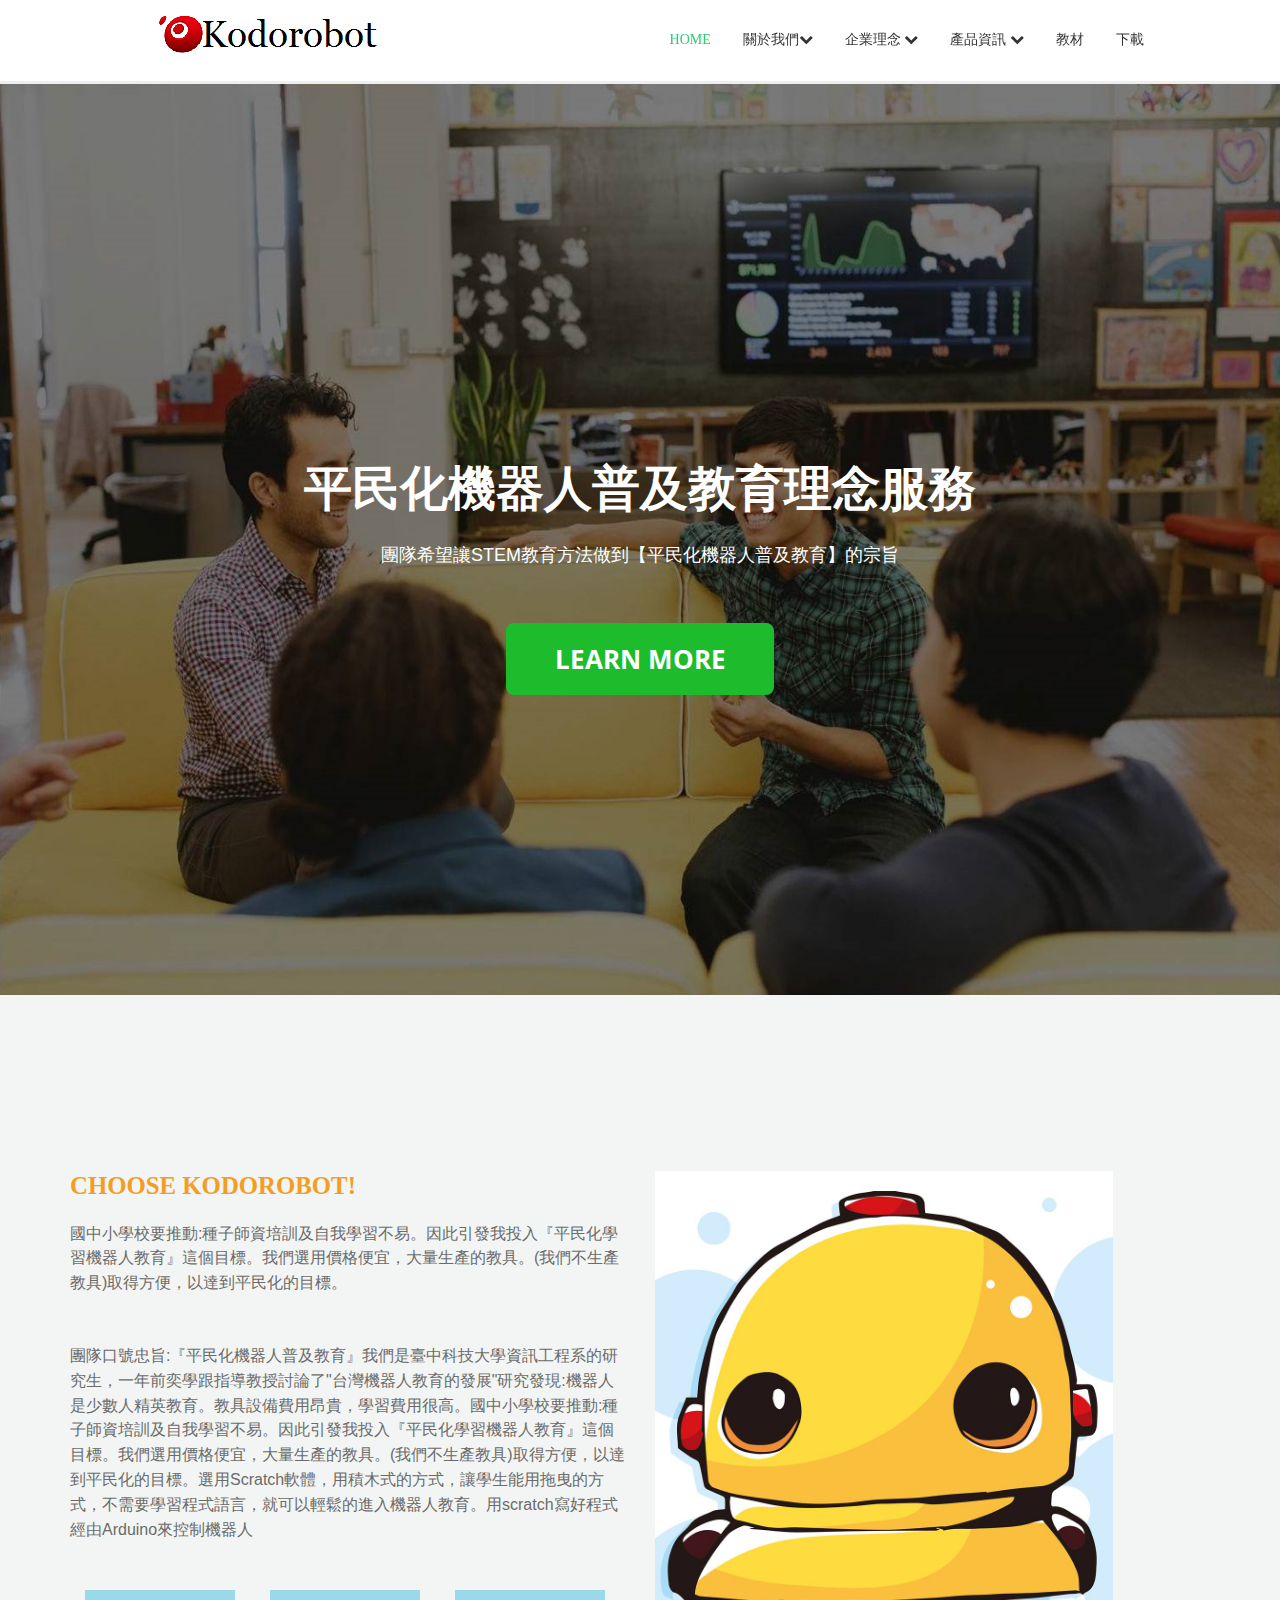
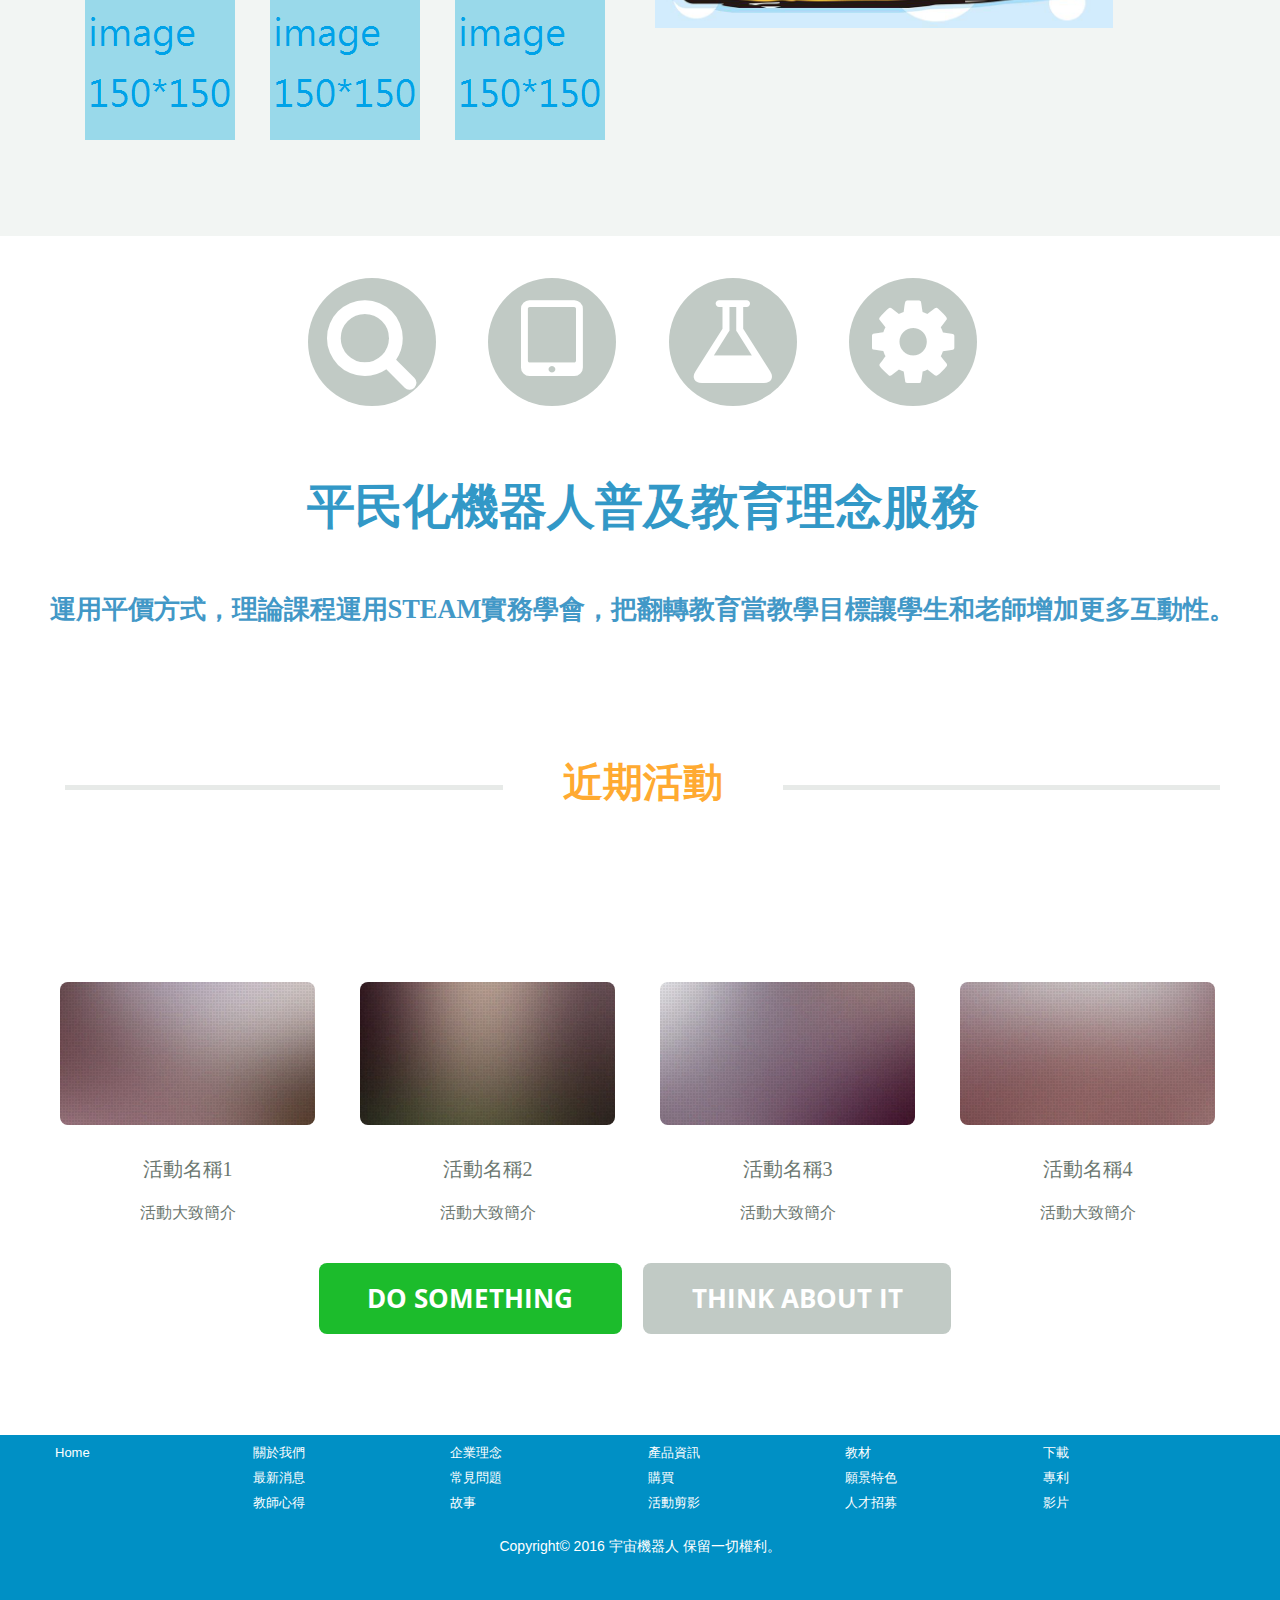
<file: index.html>
<!DOCTYPE HTML>
<!--
    TXT by HTML5 UP
    html5up.net | @ajlkn
    Free for personal and commercial use under the CCA 3.0 license (html5up.net/license)
-->
<html>

<head>
    <title>Kodorobot</title>
    <meta charset="utf-8" />
    <meta name="viewport" content="width=device-width, initial-scale=1" />
    <!--[if lte IE 8]><script src="assets/js/ie/html5shiv.js"></script><![endif]-->
    <link rel="stylesheet" href="assets/css/bootstrap.css">
    <link rel="stylesheet" href="assets/css/bootstrap.min.css">
    <link rel="stylesheet" href="assets/css/main.css" />
    <link rel="stylesheet" href="assets/css/plugin.css" />
    <!--[if lte IE 8]><link rel="stylesheet" href="assets/css/ie8.css" /><![endif]-->
</head>

<body>
    <div id="page-wrapper">
        <!-- Header -->
        <header id="header">
        </header>
        <!-- Nav -->
        <nav id="nav">
            <ul>
                <li class="col-md-5 col-lg-5 "><img src="images/logo.png"></li>
                <li class="current"><a href="index.html">Home</a></li>
                <li class="dropdown"><a href="aboutus.html">關於我們<i class="icon fa-chevron-down"></i></a>
                    <ul>
                        <li><a href="news.html">最新消息</a></li>
                        <li><a href="photo.html">活動剪影</a></li>
                        <li><a href="review.html">教師心得</a></li>
                        <li><a href="recruit.html">人才招募</a></li>
                        <li><a href="question.html">常見問題</a></li>
                    </ul>
                </li>
                <li class="dropdown"><a href="concept.html">企業理念 <i class="icon fa-chevron-down"></i></a>
                    <ul>
                        <li><a href="story.html">故事</a></li>
                        <li><a href="feature.html">願景特色</a></li>
                        <li><a href="patent.html">專利</a></li>
                        <li><a href="video.html">影片</a></li>
                    </ul>
                </li>
                <li class="dropdown"><a href="product.html">產品資訊 <i class="icon fa-chevron-down"></i></a>
                    <ul>
                        <li><a href="buy.html">購買</a></li>
                    </ul>
                </li>
                <li><a href="textbook.html">教材</a></li>
                <li><a href="download.html">下載</a></li>
            </ul>
        </nav>
    </div>
    <!-- Banner -->
    <section class="banner1">
            <h1>平民化機器人普及教育理念服務</h1>
                <p>團隊希望讓STEM教育方法做到【平民化機器人普及教育】的宗旨</p>
            
            <a class="button big" href="#open">Learn More</a>
    </section>
    <div id="open">
        <div class="menu1">
            <div id="main" class="container">
                <div class="col-md-6 ">
                    <h2>Choose Kodorobot!</h2>
                    <p>國中小學校要推動:種子師資培訓及自我學習不易。因此引發我投入『平民化學習機器人教育』這個目標。我們選用價格便宜，大量生產的教具。(我們不生產教具)取得方便，以達到平民化的目標。 </p>
                    <p>團隊口號忠旨:『平民化機器人普及教育』我們是臺中科技大學資訊工程系的研究生，一年前奕學跟指導教授討論了"台灣機器人教育的發展"研究發現:機器人是少數人精英教育。教具設備費用昂貴，學習費用很高。國中小學校要推動:種子師資培訓及自我學習不易。因此引發我投入『平民化學習機器人教育』這個目標。我們選用價格便宜，大量生產的教具。(我們不生產教具)取得方便，以達到平民化的目標。選用Scratch軟體，用積木式的方式，讓學生能用拖曳的方式，不需要學習程式語言，就可以輕鬆的進入機器人教育。用scratch寫好程式經由Arduino來控制機器人</p>
                    <div class="col-lg-4 col-md-4 col-xs-4 "><img src="images/pic06.png" class="img-responsive"></div>
                    <div class="col-lg-4 col-md-4 col-xs-4 "><img src="images/pic06.png" class="img-responsive"></div>
                    <div class="col-lg-4 col-md-4 col-xs-4 "><img src="images/pic06.png" class="img-responsive"></div>
                </div>
                <div class="col-md-5 ">
                    <img src="images/logo3.jpg" class="img-responsive">
                </div>
            </div>
        </div>
    </div>
    <!--Main -->
    <div id="main-wrapper">
        <div class="container-fluid">
            <div class="col-md-12">
                <div class="box highlight">
                    <ul class="special">
                        <li><a href="#" class="icon fa-search"><span class="label">Magnifier</span></a></li>
                        <li><a href="#" class="icon fa-tablet"><span class="label">Tablet</span></a></li>
                        <li><a href="#" class="icon fa-flask"><span class="label">Flask</span></a></li>
                        <li><a href="#" class="icon fa-cog"><span class="label">Cog?</span></a></li>
                    </ul>
                    <header>
                        <h2>平民化機器人普及教育理念服務</h2>
                        <p>
                            運用平價方式，理論課程運用STEAM實務學會，把翻轉教育當教學目標讓學生和老師增加更多互動性。
                        </p>
                    </header>
                </div>
            </div>
        </div>
        <div id="main" class="container">
            <section class="box features">
                <h2 class="major"><span>近期活動</span></h2>
                <div>
                    <div class="row">
                        <div class="col-md-3">
                            <!-- Feature -->
                            <section class="box feature">
                                <a href="#" class="image featured"><img src="images/pic01.jpg" alt="" /></a>
                                <h3><a href="#">活動名稱1</a></h3>
                                <p>
                                    活動大致簡介
                                </p>
                            </section>
                        </div>
                        <div class="col-md-3">
                            <!-- Feature -->
                            <section class="box feature">
                                <a href="#" class="image featured"><img src="images/pic02.jpg" alt="" /></a>
                                <h3><a href="#">活動名稱2</a></h3>
                                <p>
                                    活動大致簡介
                                </p>
                            </section>
                        </div>
                        <div class="col-md-3">
                            <!-- Feature -->
                            <section class="box feature">
                                <a href="#" class="image featured"><img src="images/pic03.jpg" alt="" /></a>
                                <h3><a href="#">活動名稱3</a></h3>
                                <p>
                                    活動大致簡介
                                </p>
                            </section>
                        </div>
                        <div class="col-md-3">
                            <!-- Feature -->
                            <section class="box feature">
                                <a href="#" class="image featured"><img src="images/pic04.jpg" alt="" /></a>
                                <h3><a href="#">活動名稱4</a></h3>
                                <p>
                                    活動大致簡介
                                </p>
                            </section>
                        </div>
                    </div>
                    <div class="row">
                        <div class="col-md-12">
                            <ul class="actions">
                                <li><a href="#" class="button big">Do Something</a></li>
                                <li><a href="#" class="button alt big">Think About It</a></li>
                            </ul>
                        </div>
                    </div>
                </div>
            </section>
        </div>
    </div>
    <!-- Footer -->
    <!-- Footer -->
    <footer>
        <div class="container">
            <div class="row">
                <div>
                    <ul class="footer-group">
                        <li class="col-xs-3 col-sm-3 col-md-2 col-lg-2"><a href="index.html">Home</a>
                            <ul class="footer-li">
                            </ul>
                        </li>
                        <li class="col-xs-3 col-sm-3 col-md-2 col-lg-2"><a href="aboutus.html">關於我們</a>
                            <ul class="footer-li">
                                <li><a href="news.html">最新消息</a></li>
                                <li><a href="review.html">教師心得</a></li>
                            </ul>
                        </li>
                        <li class="col-xs-3 col-sm-3 col-md-2 col-lg-2"><a href="concept.html">企業理念</a>
                            <ul class="footer-li">
                                <li><a href="question.html">常見問題</a></li>
                                <li><a href="story.html">故事</a></li>
                            </ul>
                        </li>
                        <li class="col-xs-3 col-sm-3 col-md-2 col-lg-2"><a href="product.html">產品資訊</a>
                            <ul class="footer-li">
                                <li><a href="buy.html">購買</a></li>
                                <li><a href="photo.html">活動剪影</a></li>
                            </ul>
                        </li>
                        <li class="col-xs-6 col-sm-3 col-md-2 col-lg-2"><a href="textbook.html">教材</a>
                            <ul class="footer-li">
                                <li><a href="feature.html">願景特色</a></li>
                                <li><a href="recruit.html">人才招募</a></li>
                            </ul>
                        </li>
                        <li class="col-xs-6 col-sm-3 col-md-2 col-lg-2"><a href="download.html">下載</a>
                            <ul class="footer-li">
                                <li><a href="patent.html">專利</a></li>
                                <li><a href="video.html">影片</a></li>
                            </ul>
                        </li>
                    </ul>
                </div>
            </div>
            <p>&nbsp;
                <br> Copyright© 2016 宇宙機器人 保留一切權利。</p>
        </div>
    </footer>
    </div>
    <!-- Scripts -->
    <script src="assets/js/jquery.min.js"></script>
    <script src="assets/js/jquery.dropotron.min.js"></script>
    <script src="assets/js/skel.min.js"></script>
    <script src="assets/js/skel-viewport.min.js"></script>
    <script src="assets/js/util.js"></script>
    <!--[if lte IE 8]><script src="assets/js/ie/respond.min.js"></script><![endif]-->
    <script src="assets/js/main.js"></script>
</body>

</html>
</file>
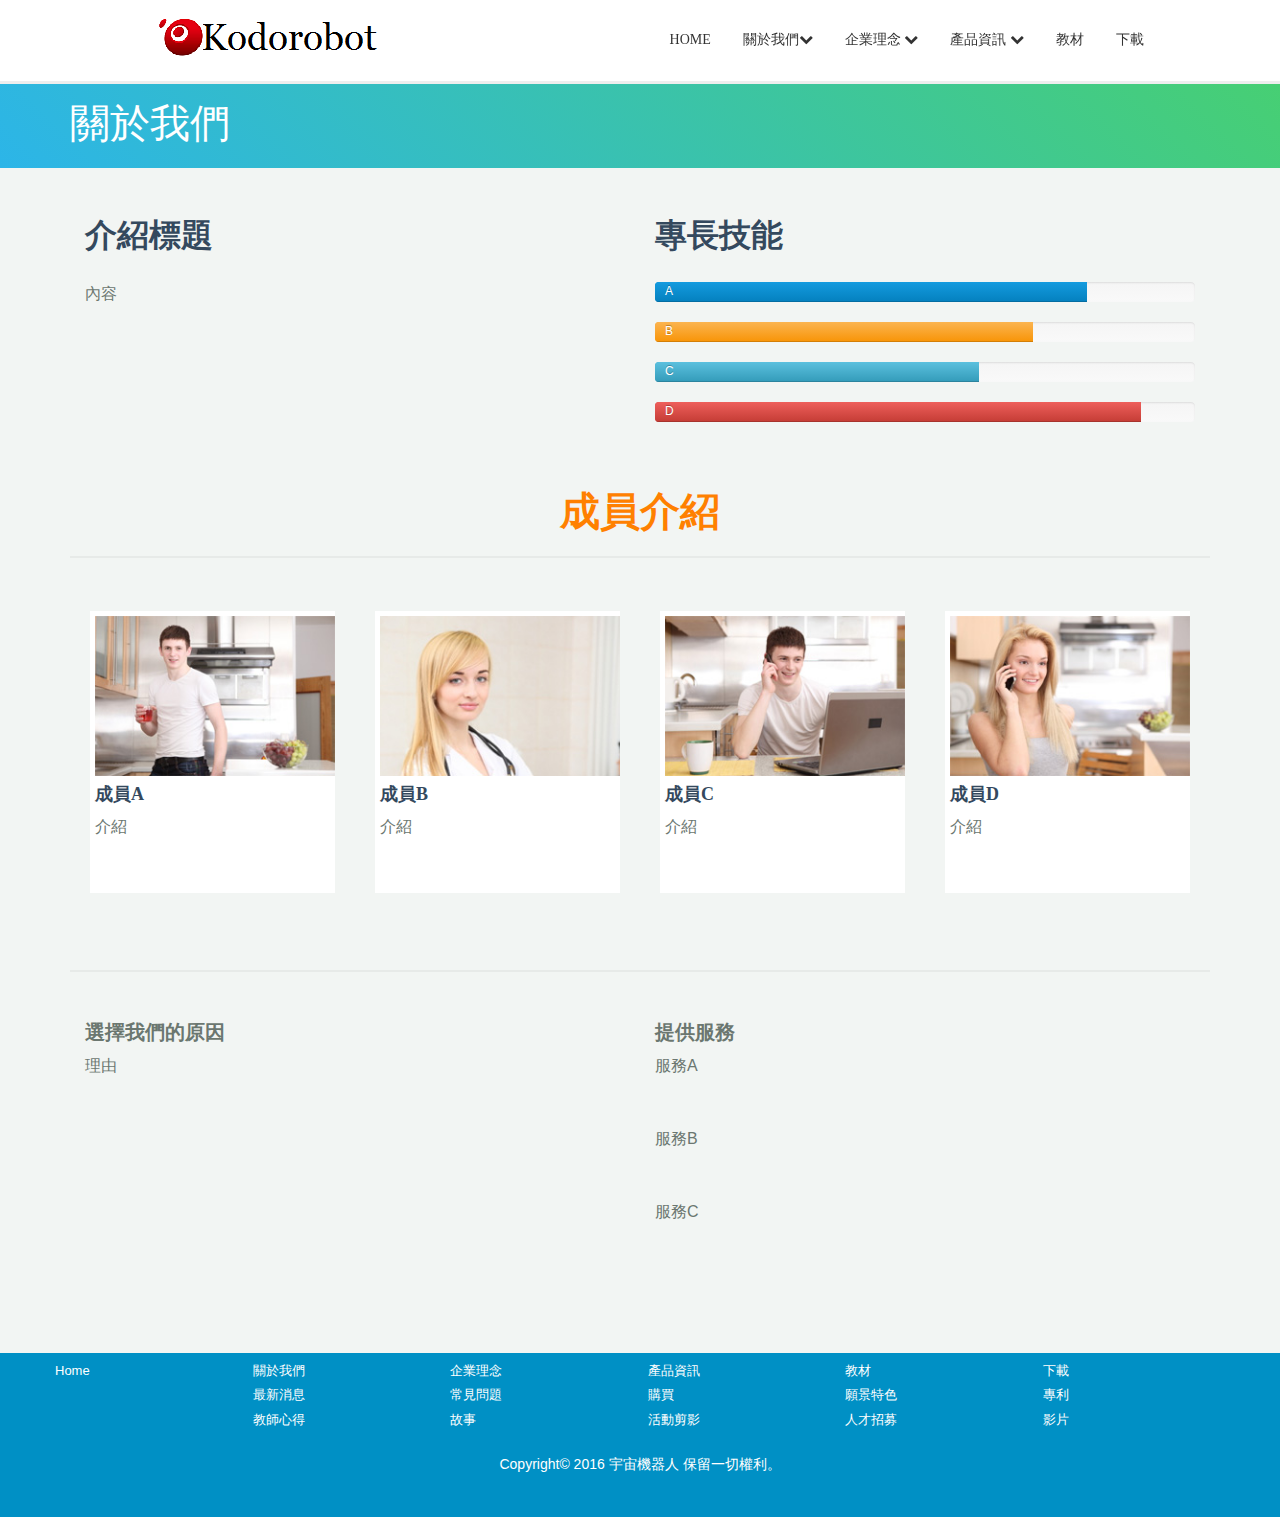
<file: aboutus.html>
<!DOCTYPE HTML>
<!--
    TXT by HTML5 UP
    html5up.net | @ajlkn
    Free for personal and commercial use under the CCA 3.0 license (html5up.net/license)
-->
<html>

<head>
    <title>Kodorobot</title>
    <meta charset="utf-8" />
    <meta name="viewport" content="width=device-width, initial-scale=1" />
    <!--[if lte IE 8]><script src="assets/js/ie/html5shiv.js"></script><![endif]-->
    <link rel="stylesheet" href="assets/css/bootstrap.css">
    <link rel="stylesheet" href="assets/css/bootstrap.min.css">
    <link rel="stylesheet" href="assets/css/main.css" />
    <link rel="stylesheet" href="assets/css/plugin.css" />
    <!--[if lte IE 8]><link rel="stylesheet" href="assets/css/ie8.css" /><![endif]-->
</head>

<body>
    <div>
        <!-- Header -->
        <header id="header">
        </header>
        <!-- Nav -->
        <nav id="nav">
            <ul>
                <li class="col-md-5 col-lg-5 "><img src="images/logo.png"></li>
                <li><a href="index.html">Home</a></li>
                <li class="dropdown"><a href="aboutus.html">關於我們<i class="icon fa-chevron-down"></i></a>
                    <ul>
                        <li><a href="news.html">最新消息</a></li>
                        <li><a href="photo.html">活動剪影</a></li>
                        <li><a href="review.html">教師心得</a></li>
                        <li><a href="recruit.html">人才招募</a></li>
                        <li class="current"><a href="question.html">常見問題</a></li>
                    </ul>
                </li>
                <li class="dropdown"><a href="concept.html">企業理念 <i class="icon fa-chevron-down"></i></a>
                    <ul>
                        <li><a href="story.html">故事</a></li>
                        <li><a href="feature.html">願景特色</a></li>
                        <li><a href="patent.html">專利</a></li>
                        <li><a href="video.html">影片</a></li>
                    </ul>
                </li>
                <li class="dropdown"><a href="product.html">產品資訊 <i class="icon fa-chevron-down"></i></a>
                    <ul>
                        <li><a href="buy.html">購買</a></li>
                    </ul>
                </li>
                <li><a href="textbook.html">教材</a></li>
                <li><a href="download.html">下載</a></li>
            </ul>
        </nav>
        <!-- Banner -->        
        <header class=" banner3">
        <div class="container"><h1>關於我們</h1></div>
        
    </header>
    </div>
    <!--Main -->
    <div>
        <section id="aboutus" class="container">
            <div class="down">
                <div class="col-lg-6 col-md-6">
                    <h2>介紹標題</h2>
                    <p>內容</p>
                </div>
                <div class="col-lg-6 col-md-6">
                    <h2>專長技能</h2>
                    <div>
                        <div class="progress">
                            <div class="bar" style="width: 80%; text-align:left; padding-left:10px;">A</div>
                        </div>
                        <div class="progress progress-warning">
                            <div class="bar" style="width: 70%; text-align:left; padding-left:10px;">B</div>
                        </div>
                        <div class="progress progress-info">
                            <div class="bar" style="width: 60%; text-align:left; padding-left:10px;">C</div>
                        </div>
                        <div class="progress progress-danger">
                            <div class="bar" style="width: 90%; text-align:left; padding-left:10px;">D</div>
                        </div>
                    </div>
                </div>
            </div>
            <!-- Meet the team -->
            <div class="up">
                <h1 class="center">成員介紹</h1>
                <hr>
                <div class="col-lg-3 col-md-6">
                    <div class="box">
                        <img src="images/team1.jpg" alt="">
                        <h5>成員A</h5>
                        <p>介紹</p>
                    </div>
                </div>
                <div class="col-lg-3 col-md-6">
                    <div class="box">
                        <img src="images/team2.jpg" alt="">
                        <h5>成員B</h5>
                        <p>介紹</p>
                    </div>
                </div>
                <div class="col-lg-3 col-md-6">
                    <div class="box">
                        <img src="images/team4.jpg" alt="">
                        <h5>成員C</h5>
                        <p>介紹</p>
                    </div>
                </div>
                <div class="col-lg-3 col-md-6">
                    <div class="box">
                        <img src="images/team3.jpg" alt="">
                        <h5>成員D</h5>
                        <p>介紹</p>
                    </div>
                </div>
            </div>
            <p>&nbsp;</p>
            <p></p>
            <hr>
            <div>
                <div class="col-lg-6  col-md-6">
                    <h3>選擇我們的原因</h3>
                    <p>理由</p>
                </div>
                <div class="col-lg-6  col-md-6">
                    <h3>提供服務</h3>
                    <p>服務A</p>
                    <p>服務B</p>
                    <p>服務C</p>
                </div>
            </div>
        </section>
        <!-- Footer -->
        <footer>
            <div class="container">
                <div class="row">
                    <div>
                        <ul class="footer-group">
                            <li class="col-xs-3 col-sm-3 col-md-2 col-lg-2"><a href="index.html">Home</a>
                                <ul class="footer-li">
                                </ul>
                            </li>
                            <li class="col-xs-3 col-sm-3 col-md-2 col-lg-2"><a href="aboutus.html">關於我們</a>
                                <ul class="footer-li">
                                    <li><a href="news.html">最新消息</a></li>
                                    <li><a href="review.html">教師心得</a></li>
                                </ul>
                            </li>
                            <li class="col-xs-3 col-sm-3 col-md-2 col-lg-2"><a href="concept.html">企業理念</a>
                                <ul class="footer-li">
                                    <li><a href="question.html">常見問題</a></li>
                                    <li><a href="story.html">故事</a></li>
                                </ul>
                            </li>
                            <li class="col-xs-3 col-sm-3 col-md-2 col-lg-2"><a href="product.html">產品資訊</a>
                                <ul class="footer-li">
                                    <li><a href="buy.html">購買</a></li>
                                    <li><a href="photo.html">活動剪影</a></li>
                                </ul>
                            </li>
                            <li class="col-xs-6 col-sm-3 col-md-2 col-lg-2"><a href="textbook.html">教材</a>
                                <ul class="footer-li">
                                    <li><a href="feature.html">願景特色</a></li>
                                    <li><a href="recruit.html">人才招募</a></li>
                                </ul>
                            </li>
                            <li class="col-xs-6 col-sm-3 col-md-2 col-lg-2"><a href="download.html">下載</a>
                                <ul class="footer-li">
                                    <li><a href="patent.html">專利</a></li>
                                    <li><a href="video.html">影片</a></li>
                                </ul>
                            </li>
                        </ul>
                    </div>
                </div>
                <p>&nbsp;
                    <br> Copyright© 2016 宇宙機器人 保留一切權利。</p>
            </div>
        </footer>
    </div>
    <!-- Scripts -->
    <script src="assets/js/jquery.min.js"></script>
    <script src="assets/js/jquery.dropotron.min.js"></script>
    <script src="assets/js/skel.min.js"></script>
    <script src="assets/js/skel-viewport.min.js"></script>
    <script src="assets/js/util.js"></script>
    <!--[if lte IE 8]><script src="assets/js/ie/respond.min.js"></script><![endif]-->
    <script src="assets/js/main.js"></script>
</body>

</html>
</file>
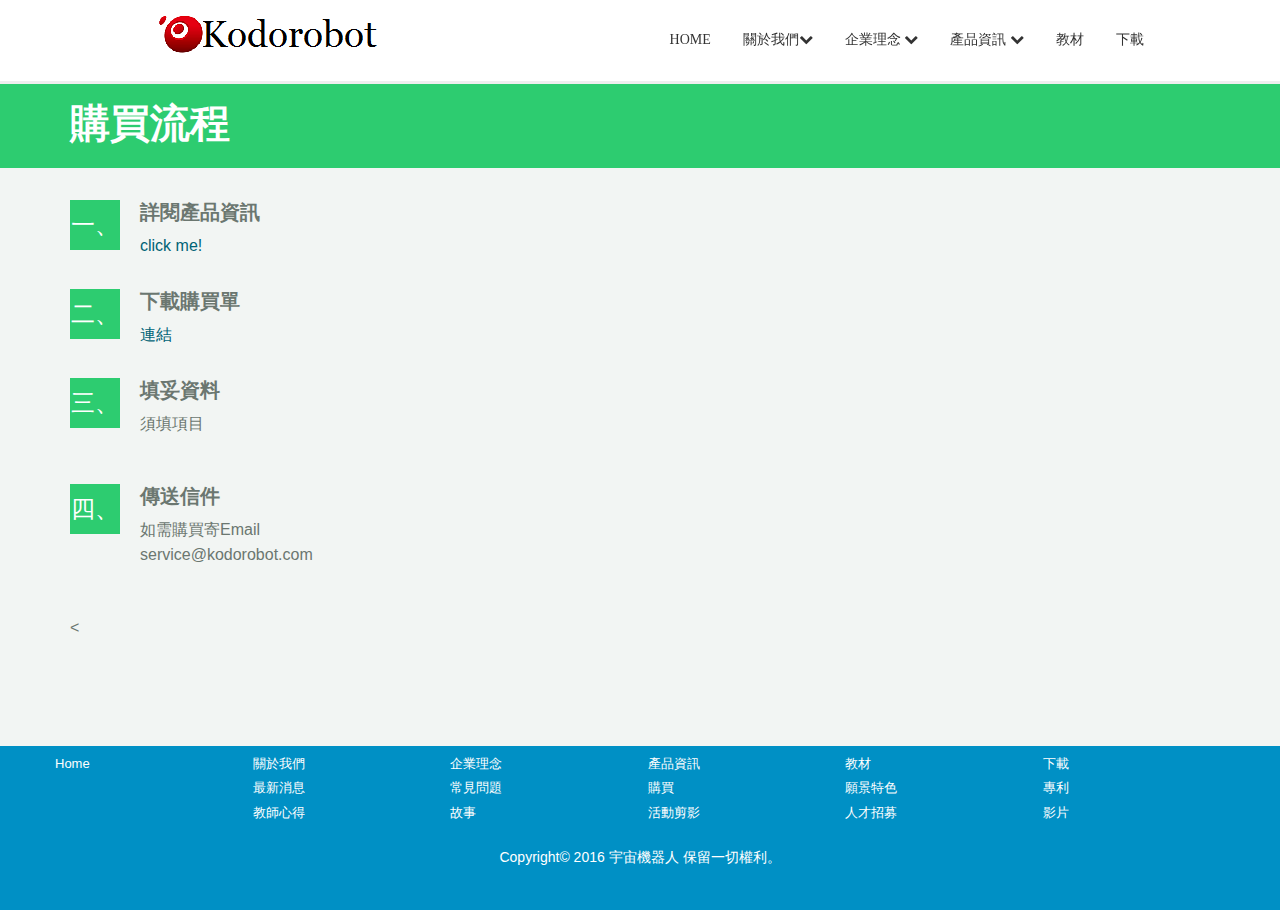
<file: buy.html>
<!DOCTYPE HTML>
<!--
    TXT by HTML5 UP
    html5up.net | @ajlkn
    Free for personal and commercial use under the CCA 3.0 license (html5up.net/license)
-->
<html>

<head>
    <title>Kodorobot</title>
    <meta charset="utf-8" />
    <meta name="viewport" content="width=device-width, initial-scale=1" />
    <!--[if lte IE 8]><script src="assets/js/ie/html5shiv.js"></script><![endif]-->
    <link rel="stylesheet" href="assets/css/bootstrap.css">
    <link rel="stylesheet" href="assets/css/bootstrap.min.css">
    <link rel="stylesheet" href="assets/css/main.css" />
    <link rel="stylesheet" href="assets/css/plugin.css" />
    <!--[if lte IE 8]><link rel="stylesheet" href="assets/css/ie8.css" /><![endif]-->
</head>

<body>
    <div>
        <!-- Header -->
        <header id="header">
        </header>
        <!-- Nav -->
        <nav id="nav">
            <ul>
                <li class="col-md-5 col-lg-5 "><img src="images/logo.png"></li>
                <li><a href="index.html">Home</a></li>
                <li class="dropdown"><a href="aboutus.html">關於我們<i class="icon fa-chevron-down"></i></a>
                    <ul>
                        <li><a href="news.html">最新消息</a></li>
                        <li><a href="photo.html">活動剪影</a></li>
                        <li><a href="review.html">教師心得</a></li>
                        <li><a href="recruit.html">人才招募</a></li>
                        <li><a href="question.html">常見問題</a>
                        </li>
                    </ul>
                </li>
                <li class="dropdown"><a href="concept.html">企業理念 <i class="icon fa-chevron-down"></i></a>
                    <ul>
                        <li><a href="story.html">故事</a></li>
                        <li><a href="feature.html">願景特色</a></li>
                        <li><a href="patent.html">專利</a></li>
                        <li><a href="video.html">影片</a></li>
                    </ul>
                </li>
                <li class="dropdown"><a href="product.html">產品資訊 <i class="icon fa-chevron-down"></i></a>
                    <ul>
                        <li class="current"><a href="buy.html">購買</a></li>
                    </ul>
                </li>
                <li><a href="textbook.html">教材</a></li>
                <li><a href="download.html">下載</a></li>
            </ul>
        </nav>
        <!-- Banner -->
        <div class="banner2">
            <div class="container">
                <h3>購買流程</h3>
            </div>
        </div>
    </div>
    <!--Main -->
    <div>
        <section id="faqs" class="container">
            <ul class="faq">
                <li>
                    <span class="number">一、</span>
                    <div>
                        <h4>詳閱產品資訊</h4>
                        <a href="product.html">click me!</a>
                    </div>
                </li>
                <li>
                    <span class="number">二、</span>
                    <div>
                        <h4>下載購買單</h4>
                        <a href="">連結</a>
                    </div>
                </li>
                <li>
                    <span class="number">三、</span>
                    <div>
                        <h4>填妥資料</h4>
                        <p>須填項目</p>
                    </div>
                </li>
                <li>
                    <span class="number">四、</span>
                    <div>
                        <h4>傳送信件</h4>
                        <p>如需購買寄Email
                            <br>service@kodorobot.com
                        </p>
                    </div>
                </li>
                < </ul>
                    <p>&nbsp;</p>
        </section>
        <!-- Footer -->
        <footer>
            <div class="container">
                <div class="row">
                    <div>
                        <ul class="footer-group">
                            <li class="col-xs-3 col-sm-3 col-md-2 col-lg-2"><a href="index.html">Home</a>
                                <ul class="footer-li">
                                </ul>
                            </li>
                            <li class="col-xs-3 col-sm-3 col-md-2 col-lg-2"><a href="aboutus.html">關於我們</a>
                                <ul class="footer-li">
                                    <li><a href="news.html">最新消息</a></li>
                                    <li><a href="review.html">教師心得</a></li>
                                </ul>
                            </li>
                            <li class="col-xs-3 col-sm-3 col-md-2 col-lg-2"><a href="concept.html">企業理念</a>
                                <ul class="footer-li">
                                    <li><a href="question.html">常見問題</a></li>
                                    <li><a href="story.html">故事</a></li>
                                </ul>
                            </li>
                            <li class="col-xs-3 col-sm-3 col-md-2 col-lg-2"><a href="product.html">產品資訊</a>
                                <ul class="footer-li">
                                    <li><a href="buy.html">購買</a></li>
                                    <li><a href="photo.html">活動剪影</a></li>
                                </ul>
                            </li>
                            <li class="col-xs-6 col-sm-3 col-md-2 col-lg-2"><a href="textbook.html">教材</a>
                                <ul class="footer-li">
                                    <li><a href="feature.html">願景特色</a></li>
                                    <li><a href="recruit.html">人才招募</a></li>
                                </ul>
                            </li>
                            <li class="col-xs-6 col-sm-3 col-md-2 col-lg-2"><a href="download.html">下載</a>
                                <ul class="footer-li">
                                    <li><a href="patent.html">專利</a></li>
                                    <li><a href="video.html">影片</a></li>
                                </ul>
                            </li>
                        </ul>
                    </div>
                </div>
                <p>&nbsp;
                    <br> Copyright© 2016 宇宙機器人 保留一切權利。</p>
            </div>
        </footer>
    </div>
    <!-- Scripts -->
    <script src="assets/js/jquery.min.js"></script>
    <script src="assets/js/jquery.dropotron.min.js"></script>
    <script src="assets/js/skel.min.js"></script>
    <script src="assets/js/skel-viewport.min.js"></script>
    <script src="assets/js/util.js"></script>
    <!--[if lte IE 8]><script src="assets/js/ie/respond.min.js"></script><![endif]-->
    <script src="assets/js/main.js"></script>
</body>

</html>
</file>
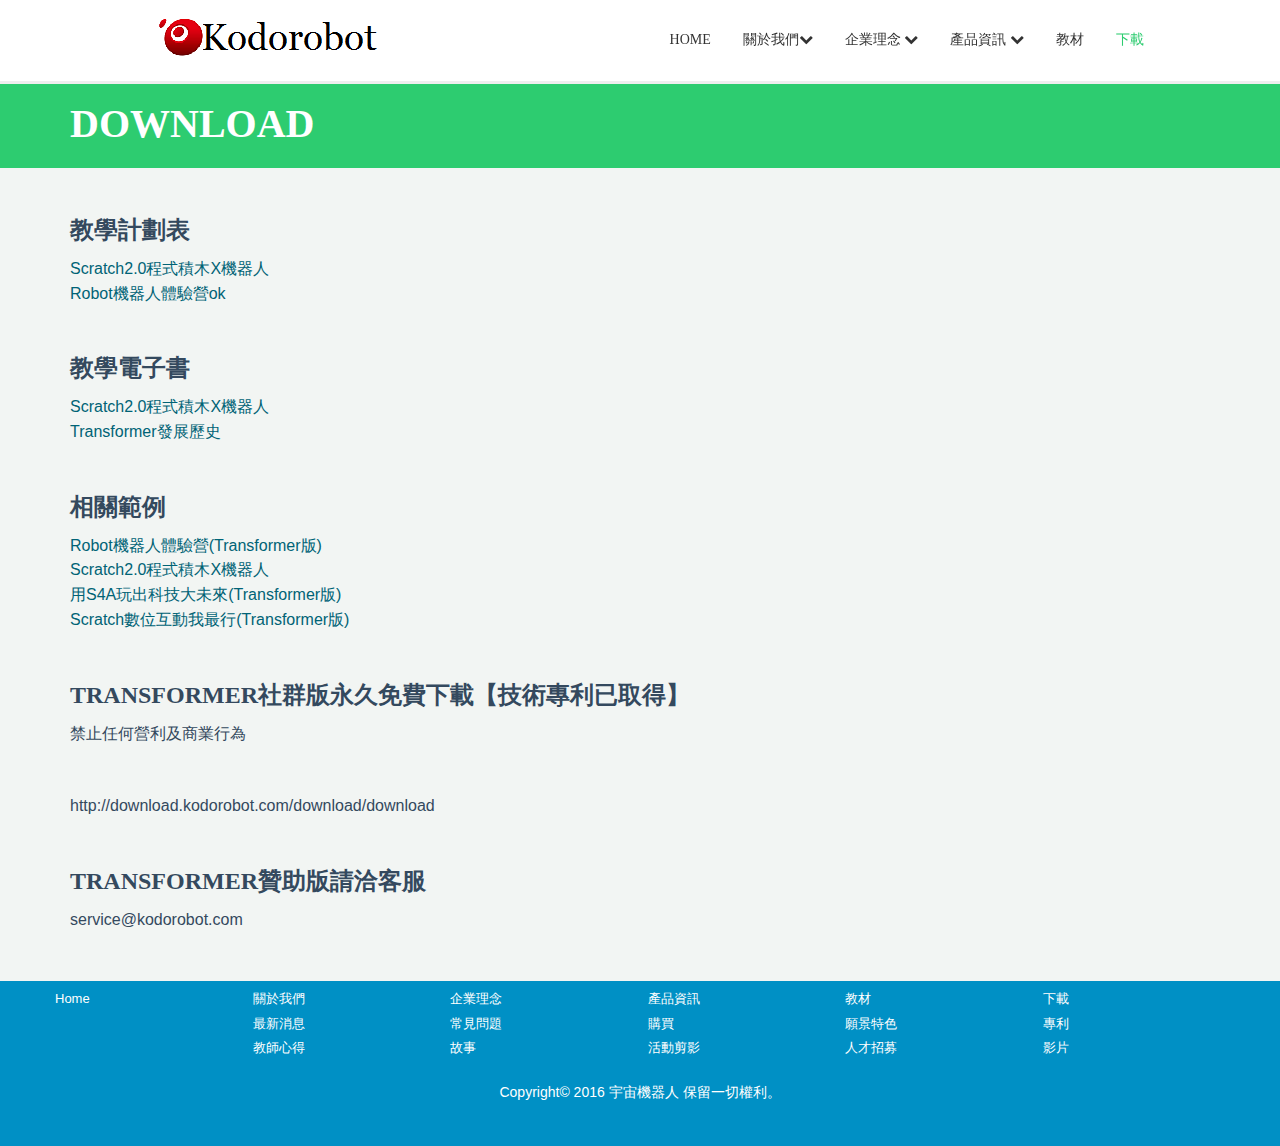
<file: download.html>
<!DOCTYPE HTML>
<!--
    TXT by HTML5 UP
    html5up.net | @ajlkn
    Free for personal and commercial use under the CCA 3.0 license (html5up.net/license)
-->
<html>

<head>
    <title>Kodorobot</title>
    <meta charset="utf-8" />
    <meta name="viewport" content="width=device-width, initial-scale=1" />
    <!--[if lte IE 8]><script src="assets/js/ie/html5shiv.js"></script><![endif]-->
    <link rel="stylesheet" href="assets/css/bootstrap.css">
    <link rel="stylesheet" href="assets/css/bootstrap.min.css">
    <link rel="stylesheet" href="assets/css/main.css" />
    <link rel="stylesheet" href="assets/css/plugin.css" />
    <!--[if lte IE 8]><link rel="stylesheet" href="assets/css/ie8.css" /><![endif]-->
</head>

<body>
    <div>
        <!-- Header -->
        <header id="header">
        </header>
        <!-- Nav -->
        <nav id="nav">
            <ul>
                <li class="col-md-5 col-lg-5 "><img src="images/logo.png"></li>
                <li><a href="index.html">Home</a></li>
                <li class="dropdown"><a href="aboutus.html">關於我們<i class="icon fa-chevron-down"></i></a>
                    <ul>
                        <li><a href="news.html">最新消息</a></li>
                        <li><a href="photo.html">活動剪影</a></li>
                        <li><a href="review.html">教師心得</a></li>
                        <li><a href="recruit.html">人才招募</a></li>
                        <li><a href="question.html">常見問題</a></li>
                    </ul>
                </li>
                <li class="dropdown"><a href="concept.html">企業理念 <i class="icon fa-chevron-down"></i></a>
                    <ul>
                        <li><a href="story.html">故事</a></li>
                        <li><a href="feature.html">願景特色</a></li>
                        <li><a href="patent.html">專利</a></li>
                        <li><a href="video.html">影片</a></li>
                    </ul>
                </li>
                <li class="dropdown"><a href="product.html">產品資訊 <i class="icon fa-chevron-down"></i></a>
                    <ul>
                        <li><a href="buy.html">購買</a></li>
                    </ul>
                </li>
                <li><a href="textbook.html">教材</a></li>
                <li class="current"><a href="download.html">下載</a></li>
            </ul>
        </nav>
        <!-- Banner -->
        <div class="banner2">
            <div class="container">
                <h3>Download</h3>
            </div>
        </div>
    </div>
    <!--Main -->
    <div>
        <section class="container download">
            <h3>教學計劃表</h3>
            <ul>
                <li><a href="">Scratch2.0程式積木X機器人</a></li>
                <li><a href="">Robot機器人體驗營ok</a></li>
            </ul>
            <h3>教學電子書</h3>
            <ul>
                <li><a href="">Scratch2.0程式積木X機器人</a></li>
                <li><a href="">Transformer發展歷史</a></li>
            </ul>
            <h3>相關範例</h3>
            <ul>
                <li><a href="">Robot機器人體驗營(Transformer版)</a></li>
                <li><a href="">Scratch2.0程式積木X機器人</a></li>
                <li><a href="">用S4A玩出科技大未來(Transformer版)</a></li>
                <li><a href="">Scratch數位互動我最行(Transformer版)</a></li>
            </ul>
            <h3>Transformer社群版永久免費下載【技術專利已取得】</h3>
            <p>禁止任何營利及商業行為</p>
            <p>http://download.kodorobot.com/download/download</p>
            <h3>Transformer贊助版請洽客服</h3>
            <p>service@kodorobot.com</p>
        </section>
    </div>
    <!-- Footer -->
    <footer>
        <div class="container">
            <div class="row">
                <div>
                    <ul class="footer-group">
                        <li class="col-xs-3 col-sm-3 col-md-2 col-lg-2"><a href="index.html">Home</a>
                            <ul class="footer-li">
                            </ul>
                        </li>
                        <li class="col-xs-3 col-sm-3 col-md-2 col-lg-2"><a href="aboutus.html">關於我們</a>
                            <ul class="footer-li">
                                <li><a href="news.html">最新消息</a></li>
                                <li><a href="review.html">教師心得</a></li>
                                
                            </ul>
                        </li>
                        <li class="col-xs-3 col-sm-3 col-md-2 col-lg-2"><a href="concept.html">企業理念</a>
                            <ul class="footer-li">
                                <li><a href="question.html">常見問題</a></li>
                                <li><a href="story.html">故事</a></li>
                            </ul>
                        </li>
                        <li class="col-xs-3 col-sm-3 col-md-2 col-lg-2"><a href="product.html">產品資訊</a>
                            <ul class="footer-li">
                                <li><a href="buy.html">購買</a></li>
                                <li><a href="photo.html">活動剪影</a></li>
                            </ul>
                        </li>
                        <li class="col-xs-6 col-sm-3 col-md-2 col-lg-2"><a href="textbook.html">教材</a>
                            <ul class="footer-li">
                                <li><a href="feature.html">願景特色</a></li>
                                <li><a href="recruit.html">人才招募</a></li>
                            </ul>
                        </li>
                        <li class="col-xs-6 col-sm-3 col-md-2 col-lg-2"><a href="download.html">下載</a>
                            <ul class="footer-li">

                                <li><a href="patent.html">專利</a></li>
                                <li><a href="video.html">影片</a></li>
                            </ul>
                        </li>
                    </ul>
                </div>
            </div>
            <p>&nbsp;
                <br> Copyright© 2016 宇宙機器人 保留一切權利。</p>
        </div>
    </footer>
    </div>
    <!-- Scripts -->
    <script src="assets/js/jquery.min.js"></script>
    <script src="assets/js/jquery.dropotron.min.js"></script>
    <script src="assets/js/skel.min.js"></script>
    <script src="assets/js/skel-viewport.min.js"></script>
    <script src="assets/js/util.js"></script>
    <!--[if lte IE 8]><script src="assets/js/ie/respond.min.js"></script><![endif]-->
    <script src="assets/js/main.js"></script>
</body>

</html>
</file>
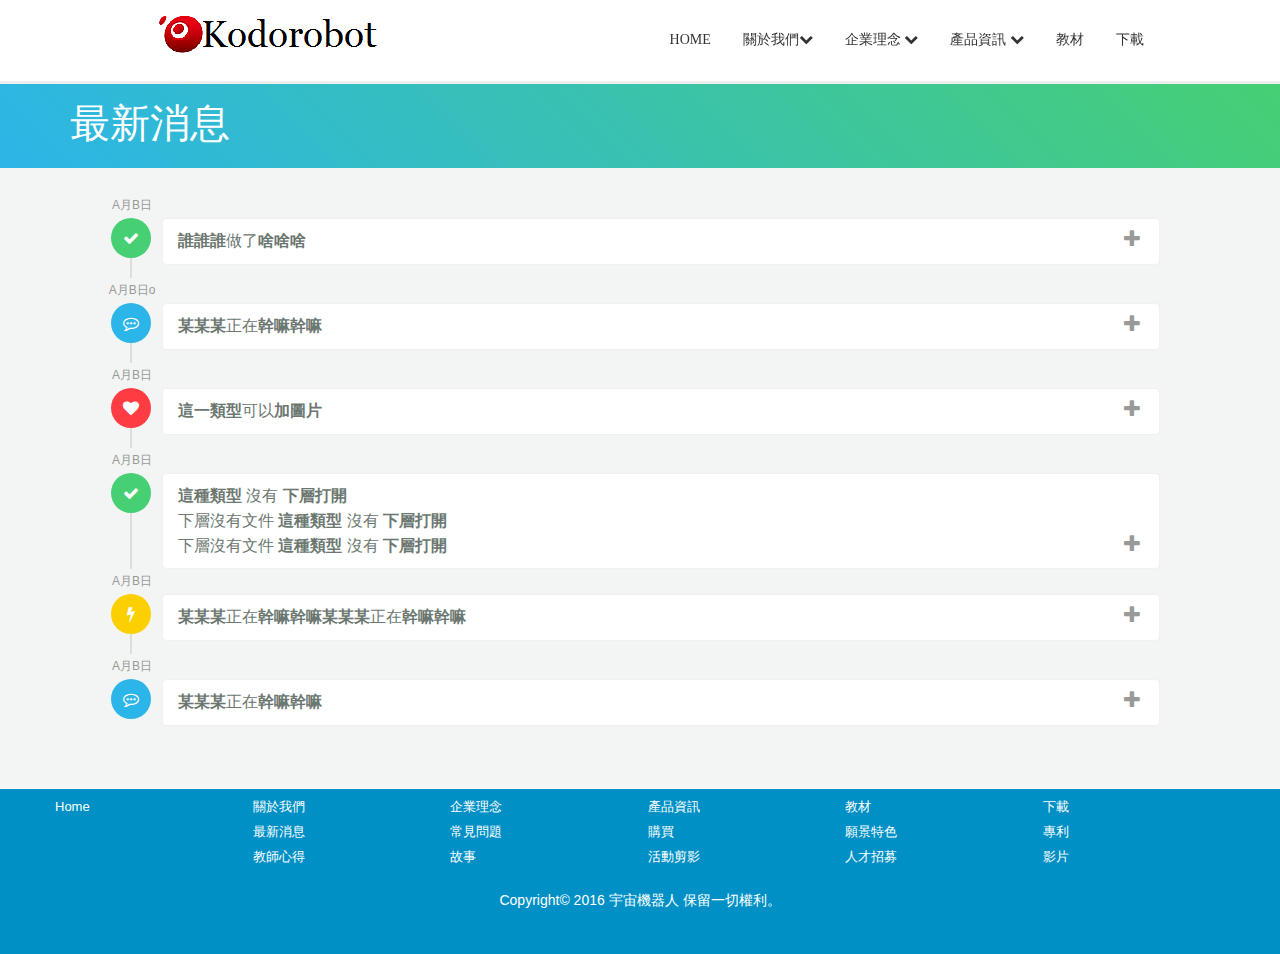
<file: news.html>
<!DOCTYPE HTML>
<!--
    TXT by HTML5 UP
    html5up.net | @ajlkn
    Free for personal and commercial use under the CCA 3.0 license (html5up.net/license)
-->
<html>

<head>
    <title>Kodorobot</title>
    <meta charset="utf-8" />
    <meta name="viewport" content="width=device-width, initial-scale=1" />
    <!--[if lte IE 8]><script src="assets/js/ie/html5shiv.js"></script><![endif]-->
    <link rel="stylesheet" href="assets/css/bootstrap.css">
    <link rel="stylesheet" href="assets/css/bootstrap.min.css">
    <link rel="stylesheet" href="assets/css/main.css" />
    <link rel="stylesheet" href="assets/css/plugin.css" />
    <!--[if lte IE 8]><link rel="stylesheet" href="assets/css/ie8.css" /><![endif]-->
</head>

<body>
    <div>
        <!-- Header -->
        <header id="header">
        </header>
        <!-- Nav -->
        <nav id="nav">
            <ul>
                <li class="col-md-5 col-lg-5 "><img src="images/logo.png"></li>
                <li><a href="index.html">Home</a></li>
                <li class="dropdown"><a href="aboutus.html">關於我們<i class="icon fa-chevron-down"></i></a>
                    <ul>
                        <li class="current"><a href="news.html">最新消息</a></li>
                        <li><a href="photo.html">活動剪影</a></li>
                        <li><a href="review.html">教師心得</a></li>
                        <li><a href="recruit.html">人才招募</a></li>
                        <li><a href="question.html">常見問題</a>
                        </li>
                    </ul>
                </li>
                <li class="dropdown"><a href="concept.html">企業理念 <i class="icon fa-chevron-down"></i></a>
                    <ul>
                        <li><a href="story.html">故事</a></li>
                        <li><a href="feature.html">願景特色</a></li>
                        <li><a href="patent.html">專利</a></li>
                        <li><a href="video.html">影片</a></li>
                    </ul>
                </li>
                <li class="dropdown"><a href="product.html">產品資訊 <i class="icon fa-chevron-down"></i></a>
                    <ul>
                        <li><a href="buy.html">購買</a></li>
                    </ul>
                </li>
                <li><a href="textbook.html">教材</a></li>
                <li><a href="download.html">下載</a></li>
            </ul>
        </nav>
        <!-- Banner -->
    </div>
    <!--Main -->

    <header class="banner3">
        <div class="container"><h1>最新消息</h1></div>
    </header>
    <div class="container">
    <ol class="activity-feed">
        <li class="feed-item" data-content="&#xf00c;" data-time="A月B日" data-color="green">
            <section>
                <input type="checkbox" id="expand_1" name="expand_1" />
                <label for="expand_1">
                    <b>誰誰誰</b>做了<b>啥啥啥</b>
                </label>
                <main class="content">
                    <blockquote>他做的事他做的事他做的事他做的事他做的事他做的事他做的事他做的事他做的事他做的事</blockquote>
                    <blockquote>他做的事他做的事他做的事他做的事他做的事他做的事他做的事他做的事他做的事他做的事他做的事他做的事他做的事</blockquote>
                </main>
            </section>
        </li>
        <li class="feed-item" data-content="&#xf27b;" data-time="A月B日o" data-color="blue">
            <section>
                <input type="checkbox" id="expand_2" name="expand_2" />
                <label for="expand_2">
                    <b>某某某</b>正在<b>幹嘛幹嘛</b>
                </label>
                <main class="content">
                    <p>他做的事他做的事他做的事他做的事他做的事他做的事他做的事他做的事他做的事他做的事</p>
                    <p>他做的事他做的事他做的事他做的事他做的事他做的事他做的事他做的事他做的事他做的事</p>
                </main>
            </section>
        </li>
        <li class="feed-item" data-content="&#xf004;" data-time="A月B日" data-color="red">
            <section>
                <input type="checkbox" id="expand_3" name="expand_3" />
                <label for="expand_3">
                    <b>這一類型</b>可以<b>加圖片</b>
                </label>
                <main class="content">
                    <img src="images/logo3.jpg">
                </main>
            </section>
        </li>
        <li class="feed-item" data-content="&#xf00c;" data-time="A月B日" data-color="green">
            <section>
                <label for="expand_4">
                    <b>這種類型</b> 沒有 <b>下層打開</b>
                    <br> 下層沒有文件
                    <b>這種類型</b> 沒有 <b>下層打開</b>
                    <br> 下層沒有文件
                    <b>這種類型</b> 沒有 <b>下層打開</b>
                </label>
            </section>
        </li>
        <li class="feed-item" data-content="&#xf0e7;" data-time="A月B日" data-color="yellow">
            <section>
                <input type="checkbox" id="expand_5" name="expand_5" />
                <label for="expand_5">
                    <b>某某某</b>正在<b>幹嘛幹嘛</b><b>某某某</b>正在<b>幹嘛幹嘛</b>
                </label>
                <main class="content">
                    <h1>BOOM!</h1>
                </main>
            </section>
        </li>
        <li class="feed-item" data-content="&#xf27b;" data-time="A月B日" data-color="blue">
            <section>
                <input type="checkbox" id="expand_6" name="expand_6" />
                <label for="expand_6">
                    <b>某某某</b>正在<b>幹嘛幹嘛</b>
                </label>
                <main class="content">
                    <p>他做的事他做的事他做的事他做的事他做的事他做的事他做的事他做的事他做的事他做的事</p>
                    <p>他做的事他做的事他做的事他做的事他做的事他做的事他做的事他做的事他做的事他做的事</p>
                </main>
            </section>
        </li>
    </ol>
    </div>
    <!-- Footer -->
    <footer>
        <div class="container">
            <div class="row">
                <div>
                    <ul class="footer-group">
                        <li class="col-xs-3 col-sm-3 col-md-2 col-lg-2"><a href="index.html">Home</a>
                            <ul class="footer-li">
                            </ul>
                        </li>
                        <li class="col-xs-3 col-sm-3 col-md-2 col-lg-2"><a href="aboutus.html">關於我們</a>
                            <ul class="footer-li">
                                <li><a href="news.html">最新消息</a></li>
                                <li><a href="review.html">教師心得</a></li>
                            </ul>
                        </li>
                        <li class="col-xs-3 col-sm-3 col-md-2 col-lg-2"><a href="concept.html">企業理念</a>
                            <ul class="footer-li">
                                <li><a href="question.html">常見問題</a></li>
                                <li><a href="story.html">故事</a></li>
                            </ul>
                        </li>
                        <li class="col-xs-3 col-sm-3 col-md-2 col-lg-2"><a href="product.html">產品資訊</a>
                            <ul class="footer-li">
                                <li><a href="buy.html">購買</a></li>
                                <li><a href="photo.html">活動剪影</a></li>
                            </ul>
                        </li>
                        <li class="col-xs-6 col-sm-3 col-md-2 col-lg-2"><a href="textbook.html">教材</a>
                            <ul class="footer-li">
                                <li><a href="feature.html">願景特色</a></li>
                                <li><a href="recruit.html">人才招募</a></li>
                            </ul>
                        </li>
                        <li class="col-xs-6 col-sm-3 col-md-2 col-lg-2"><a href="download.html">下載</a>
                            <ul class="footer-li">
                                <li><a href="patent.html">專利</a></li>
                                <li><a href="video.html">影片</a></li>
                            </ul>
                        </li>
                    </ul>
                </div>
            </div>
            <p>&nbsp;
                <br> Copyright© 2016 宇宙機器人 保留一切權利。</p>
        </div>
    </footer>
    </div>
    <!-- Scripts -->
    <script src="assets/js/jquery.min.js"></script>
    <script src="assets/js/jquery.dropotron.min.js"></script>
    <script src="assets/js/skel.min.js"></script>
    <script src="assets/js/skel-viewport.min.js"></script>
    <script src="assets/js/util.js"></script>
    <!--[if lte IE 8]><script src="assets/js/ie/respond.min.js"></script><![endif]-->
    <script src="assets/js/main.js"></script>
</body>

</html>
</file>
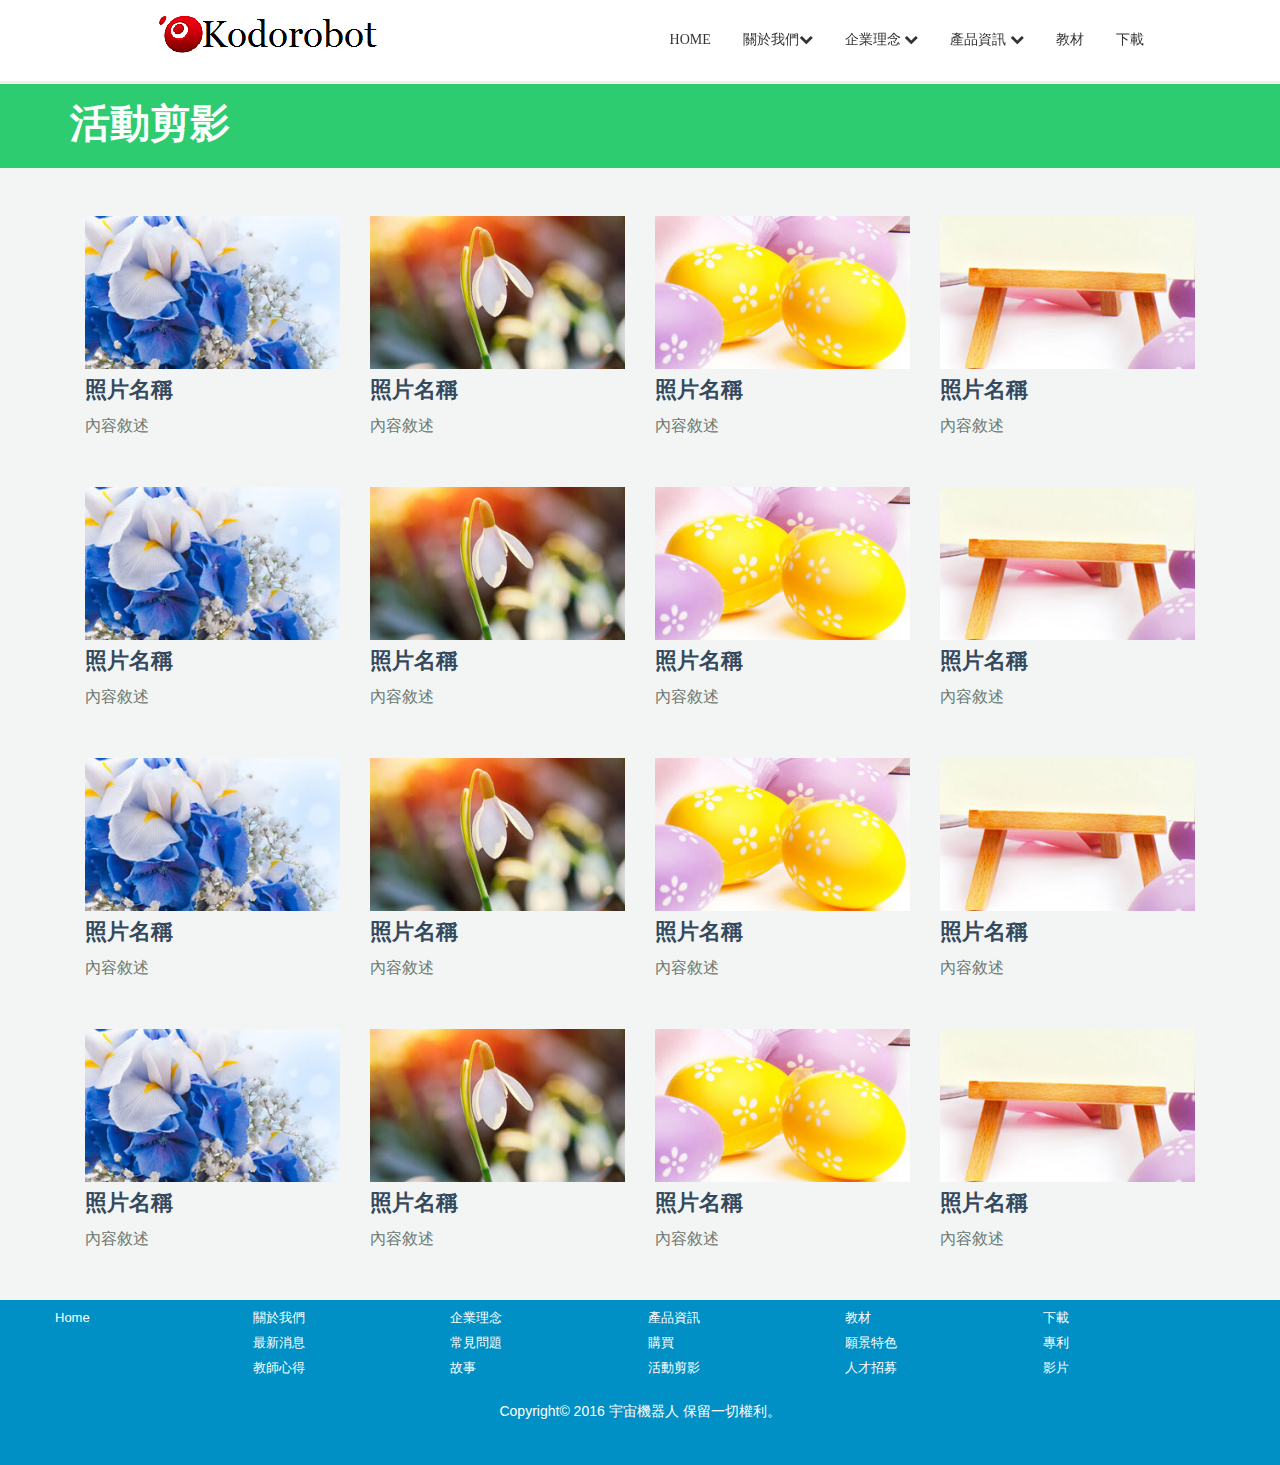
<file: photo.html>
<!DOCTYPE HTML>
<!--
    TXT by HTML5 UP
    html5up.net | @ajlkn
    Free for personal and commercial use under the CCA 3.0 license (html5up.net/license)
-->
<html>

<head>
    <title>Kodorobot</title>
    <meta charset="utf-8" />
    <meta name="viewport" content="width=device-width, initial-scale=1" />
    <!--[if lte IE 8]><script src="assets/js/ie/html5shiv.js"></script><![endif]-->
    <link rel="stylesheet" href="assets/css/bootstrap.css">
    <link rel="stylesheet" href="assets/css/bootstrap.min.css">
    <link rel="stylesheet" href="assets/css/main.css" />
    <link rel="stylesheet" href="assets/css/plugin.css" />
    <!--[if lte IE 8]><link rel="stylesheet" href="assets/css/ie8.css" /><![endif]-->
</head>

<body>
    <div>
        <!-- Header -->
        <header id="header">
        </header>
        <!-- Nav -->
        <nav id="nav">
            <ul>
                <li class="col-md-5 col-lg-5 "><img src="images/logo.png"></li>
                <li><a href="index.html">Home</a></li>
                <li class="dropdown"><a href="aboutus.html">關於我們<i class="icon fa-chevron-down"></i></a>
                    <ul>
                        <li><a href="news.html">最新消息</a></li>
                        <li class="current"><a href="photo.html">活動剪影</a></li>
                        <li><a href="review.html">教師心得</a></li>
                        <li><a href="recruit.html">人才招募</a></li>
                        <li><a href="question.html">常見問題</a></li>
                    </ul>
                </li>
                <li class="dropdown"><a href="concept.html">企業理念 <i class="icon fa-chevron-down"></i></a>
                    <ul>
                        <li><a href="story.html">故事</a></li>
                        <li><a href="feature.html">願景特色</a></li>
                        <li><a href="patent.html">專利</a></li>
                        <li><a href="video.html">影片</a></li>
                    </ul>
                </li>
                <li class="dropdown"><a href="product.html">產品資訊 <i class="icon fa-chevron-down"></i></a>
                    <ul>
                        <li><a href="buy.html">購買</a></li>
                    </ul>
                </li>
                <li><a href="textbook.html">教材</a></li>
                <li><a href="download.html">下載</a></li>
            </ul>
        </nav>
        <!-- Banner -->
        <div class="banner2">
            <div class="container">
                <h3>活動剪影</h3>
            </div>
        </div>
    </div>
    <!--Main -->
    <div class="container">
        <section class="photo">
            <div class="col-sm-6 col-md-4 col-lg-3">
                <img src="images/item1.jpg">
                <h3>照片名稱</h3>
                <p>內容敘述</p>
            </div>
            <div class="col-sm-6 col-md-4 col-lg-3">
                <img src="images/item2.jpg">
                <h3>照片名稱</h3>
                <p>內容敘述</p>
            </div>
            <div class="col-sm-6 col-md-4 col-lg-3">
                <img src="images/item3.jpg">
                <h3>照片名稱</h3>
                <p>內容敘述</p>
            </div>
            <div class="col-sm-6 col-md-4 col-lg-3">
                <img src="images/item4.jpg">
                <h3>照片名稱</h3>
                <p>內容敘述</p>
            </div>
            <div class="col-sm-6 col-md-4 col-lg-3">
                <img src="images/item1.jpg">
                <h3>照片名稱</h3>
                <p>內容敘述</p>
            </div>
            <div class="col-sm-6 col-md-4 col-lg-3">
                <img src="images/item2.jpg">
                <h3>照片名稱</h3>
                <p>內容敘述</p>
            </div>
            <div class="col-sm-6 col-md-4 col-lg-3">
                <img src="images/item3.jpg">
                <h3>照片名稱</h3>
                <p>內容敘述</p>
            </div>
            <div class="col-sm-6 col-md-4 col-lg-3">
                <img src="images/item4.jpg">
                <h3>照片名稱</h3>
                <p>內容敘述</p>
            </div><div class="col-sm-6 col-md-4 col-lg-3">
                <img src="images/item1.jpg">
                <h3>照片名稱</h3>
                <p>內容敘述</p>
            </div>
            <div class="col-sm-6 col-md-4 col-lg-3">
                <img src="images/item2.jpg">
                <h3>照片名稱</h3>
                <p>內容敘述</p>
            </div>
            <div class="col-sm-6 col-md-4 col-lg-3">
                <img src="images/item3.jpg">
                <h3>照片名稱</h3>
                <p>內容敘述</p>
            </div>
            <div class="col-sm-6 col-md-4 col-lg-3">
                <img src="images/item4.jpg">
                <h3>照片名稱</h3>
                <p>內容敘述</p>
            </div>
            <div class="col-sm-6 col-md-4 col-lg-3">
                <img src="images/item1.jpg">
                <h3>照片名稱</h3>
                <p>內容敘述</p>
            </div>
            <div class="col-sm-6 col-md-4 col-lg-3">
                <img src="images/item2.jpg">
                <h3>照片名稱</h3>
                <p>內容敘述</p>
            </div>
            <div class="col-sm-6 col-md-4 col-lg-3">
                <img src="images/item3.jpg">
                <h3>照片名稱</h3>
                <p>內容敘述</p>
            </div>
            <div class="col-sm-6 col-md-4 col-lg-3">
                <img src="images/item4.jpg">
                <h3>照片名稱</h3>
                <p>內容敘述</p>
            </div>
        </section>
    </div>
    <!-- Footer -->
    <footer>
        <div class="container">
            <div class="row">
                <div>
                    <ul class="footer-group">
                        <li class="col-xs-3 col-sm-3 col-md-2 col-lg-2"><a href="index.html">Home</a>
                            <ul class="footer-li">
                            </ul>
                        </li>
                        <li class="col-xs-3 col-sm-3 col-md-2 col-lg-2"><a href="aboutus.html">關於我們</a>
                            <ul class="footer-li">
                                <li><a href="news.html">最新消息</a></li>
                                <li><a href="review.html">教師心得</a></li>
                                
                            </ul>
                        </li>
                        <li class="col-xs-3 col-sm-3 col-md-2 col-lg-2"><a href="concept.html">企業理念</a>
                            <ul class="footer-li">
                                <li><a href="question.html">常見問題</a></li>
                                <li><a href="story.html">故事</a></li>
                            </ul>
                        </li>
                        <li class="col-xs-3 col-sm-3 col-md-2 col-lg-2"><a href="product.html">產品資訊</a>
                            <ul class="footer-li">
                                <li><a href="buy.html">購買</a></li>
                                <li><a href="photo.html">活動剪影</a></li>
                            </ul>
                        </li>
                        <li class="col-xs-6 col-sm-3 col-md-2 col-lg-2"><a href="textbook.html">教材</a>
                            <ul class="footer-li">
                                <li><a href="feature.html">願景特色</a></li>
                                <li><a href="recruit.html">人才招募</a></li>
                            </ul>
                        </li>
                        <li class="col-xs-6 col-sm-3 col-md-2 col-lg-2"><a href="download.html">下載</a>
                            <ul class="footer-li">

                                <li><a href="patent.html">專利</a></li>
                                <li><a href="video.html">影片</a></li>
                            </ul>
                        </li>
                    </ul>
                </div>
            </div>
            <p>&nbsp;
                <br> Copyright© 2016 宇宙機器人 保留一切權利。</p>
        </div>
    </footer>
    </div>
    <!-- Scripts -->
    <script src="assets/js/jquery.min.js"></script>
    <script src="assets/js/jquery.dropotron.min.js"></script>
    <script src="assets/js/skel.min.js"></script>
    <script src="assets/js/skel-viewport.min.js"></script>
    <script src="assets/js/util.js"></script>
    <!--[if lte IE 8]><script src="assets/js/ie/respond.min.js"></script><![endif]-->
    <script src="assets/js/main.js"></script>
</body>

</html>
</file>
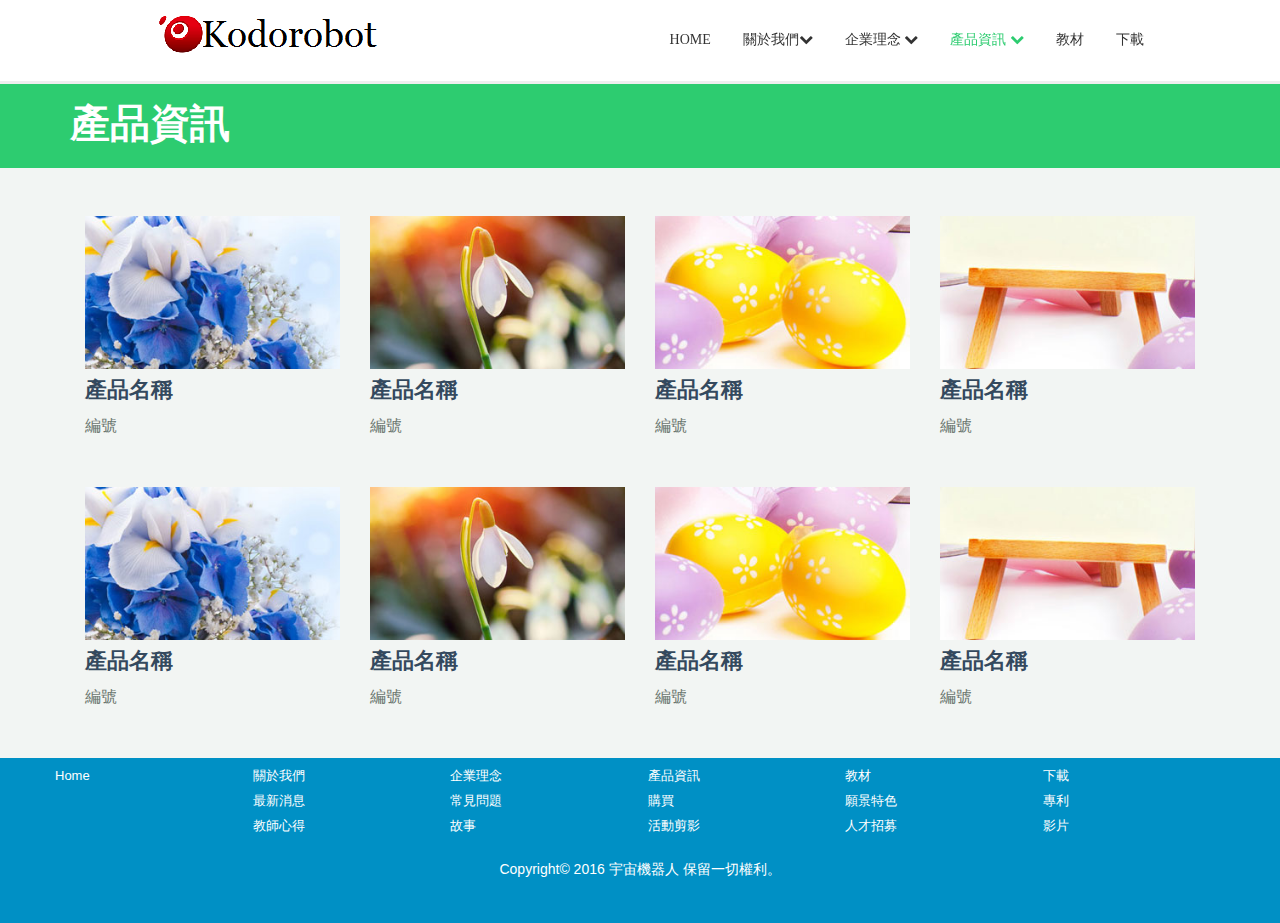
<file: product.html>
<!DOCTYPE HTML>
<!--
    TXT by HTML5 UP
    html5up.net | @ajlkn
    Free for personal and commercial use under the CCA 3.0 license (html5up.net/license)
-->
<html>

<head>
    <title>Kodorobot</title>
    <meta charset="utf-8" />
    <meta name="viewport" content="width=device-width, initial-scale=1" />
    <!--[if lte IE 8]><script src="assets/js/ie/html5shiv.js"></script><![endif]-->
    <link rel="stylesheet" href="assets/css/bootstrap.css">
    <link rel="stylesheet" href="assets/css/bootstrap.min.css">
    <link rel="stylesheet" href="assets/css/main.css" />
    <link rel="stylesheet" href="assets/css/plugin.css" />
    <!--[if lte IE 8]><link rel="stylesheet" href="assets/css/ie8.css" /><![endif]-->
</head>

<body>
    <div>
        <!-- Header -->
        <header id="header">
        </header>
        <!-- Nav -->
        <nav id="nav">
            <ul>
                <li class="col-md-5 col-lg-5 "><img src="images/logo.png"></li>
                <li><a href="index.html">Home</a></li>
                <li class="dropdown"><a href="aboutus.html">關於我們<i class="icon fa-chevron-down"></i></a>
                    <ul>
                        <li><a href="news.html">最新消息</a></li>
                        <li><a href="photo.html">活動剪影</a></li>
                        <li><a href="review.html">教師心得</a></li>
                        <li><a href="recruit.html">人才招募</a></li>
                        <li><a href="question.html">常見問題</a></li>
                    </ul>
                </li>
                <li class="dropdown"><a href="concept.html">企業理念 <i class="icon fa-chevron-down"></i></a>
                    <ul>
                        <li><a href="story.html">故事</a></li>
                        <li><a href="feature.html">願景特色</a></li>
                        <li><a href="patent.html">專利</a></li>
                        <li><a href="video.html">影片</a></li>
                    </ul>
                </li>
                <li class="dropdown current"><a href="product.html">產品資訊 <i class="icon fa-chevron-down"></i></a>
                    <ul>
                        <li><a href="buy.html">購買</a></li>
                    </ul>
                </li>
                <li><a href="textbook.html">教材</a></li>
                <li><a href="download.html">下載</a></li>
            </ul>
        </nav>
        <!-- Banner -->
        <div class="banner2">
            <div class="container">
                <h3>產品資訊</h3>
            </div>
        </div>
    </div>
    <!--Main -->
    <div class="container">
        <section class="photo">
            <div class="col-sm-6 col-md-4 col-lg-3">
                <img src="images/item1.jpg">
                <h3>產品名稱</h3>
                <p>編號</p>
            </div>
            <div class="col-sm-6 col-md-4 col-lg-3">
                <img src="images/item2.jpg">
                <h3>產品名稱</h3>
                <p>編號</p>
            </div>
            <div class="col-sm-6 col-md-4 col-lg-3">
                <img src="images/item3.jpg">
                <h3>產品名稱</h3>
                <p>編號</p>
            </div>
            <div class="col-sm-6 col-md-4 col-lg-3">
                <img src="images/item4.jpg">
                <h3>產品名稱</h3>
                <p>編號</p>
            </div>
            <div class="col-sm-6 col-md-4 col-lg-3">
                <img src="images/item1.jpg">
                <h3>產品名稱</h3>
                <p>編號</p>
            </div>
            <div class="col-sm-6 col-md-4 col-lg-3">
                <img src="images/item2.jpg">
                <h3>產品名稱</h3>
                <p>編號</p>
            </div>
            <div class="col-sm-6 col-md-4 col-lg-3">
                <img src="images/item3.jpg">
                <h3>產品名稱</h3>
                <p>編號</p>
            </div>
            <div class="col-sm-6 col-md-4 col-lg-3">
                <img src="images/item4.jpg">
                <h3>產品名稱</h3>
                <p>編號</p>
            </div>
        </section>
    </div>
    <!-- Footer -->
    <footer>
        <div class="container">
            <div class="row">
                <div>
                    <ul class="footer-group">
                        <li class="col-xs-3 col-sm-3 col-md-2 col-lg-2"><a href="index.html">Home</a>
                            <ul class="footer-li">
                            </ul>
                        </li>
                        <li class="col-xs-3 col-sm-3 col-md-2 col-lg-2"><a href="aboutus.html">關於我們</a>
                            <ul class="footer-li">
                                <li><a href="news.html">最新消息</a></li>
                                <li><a href="review.html">教師心得</a></li>
                            </ul>
                        </li>
                        <li class="col-xs-3 col-sm-3 col-md-2 col-lg-2"><a href="concept.html">企業理念</a>
                            <ul class="footer-li">
                                <li><a href="question.html">常見問題</a></li>
                                <li><a href="story.html">故事</a></li>
                            </ul>
                        </li>
                        <li class="col-xs-3 col-sm-3 col-md-2 col-lg-2"><a href="product.html">產品資訊</a>
                            <ul class="footer-li">
                                <li><a href="buy.html">購買</a></li>
                                <li><a href="photo.html">活動剪影</a></li>
                            </ul>
                        </li>
                        <li class="col-xs-6 col-sm-3 col-md-2 col-lg-2"><a href="textbook.html">教材</a>
                            <ul class="footer-li">
                                <li><a href="feature.html">願景特色</a></li>
                                <li><a href="recruit.html">人才招募</a></li>
                            </ul>
                        </li>
                        <li class="col-xs-6 col-sm-3 col-md-2 col-lg-2"><a href="download.html">下載</a>
                            <ul class="footer-li">
                                <li><a href="patent.html">專利</a></li>
                                <li><a href="video.html">影片</a></li>
                            </ul>
                        </li>
                    </ul>
                </div>
            </div>
            <p>&nbsp;
                <br> Copyright© 2016 宇宙機器人 保留一切權利。</p>
        </div>
    </footer>
    </div>
    <!-- Scripts -->
    <script src="assets/js/jquery.min.js"></script>
    <script src="assets/js/jquery.dropotron.min.js"></script>
    <script src="assets/js/skel.min.js"></script>
    <script src="assets/js/skel-viewport.min.js"></script>
    <script src="assets/js/util.js"></script>
    <!--[if lte IE 8]><script src="assets/js/ie/respond.min.js"></script><![endif]-->
    <script src="assets/js/main.js"></script>
</body>

</html>
</file>
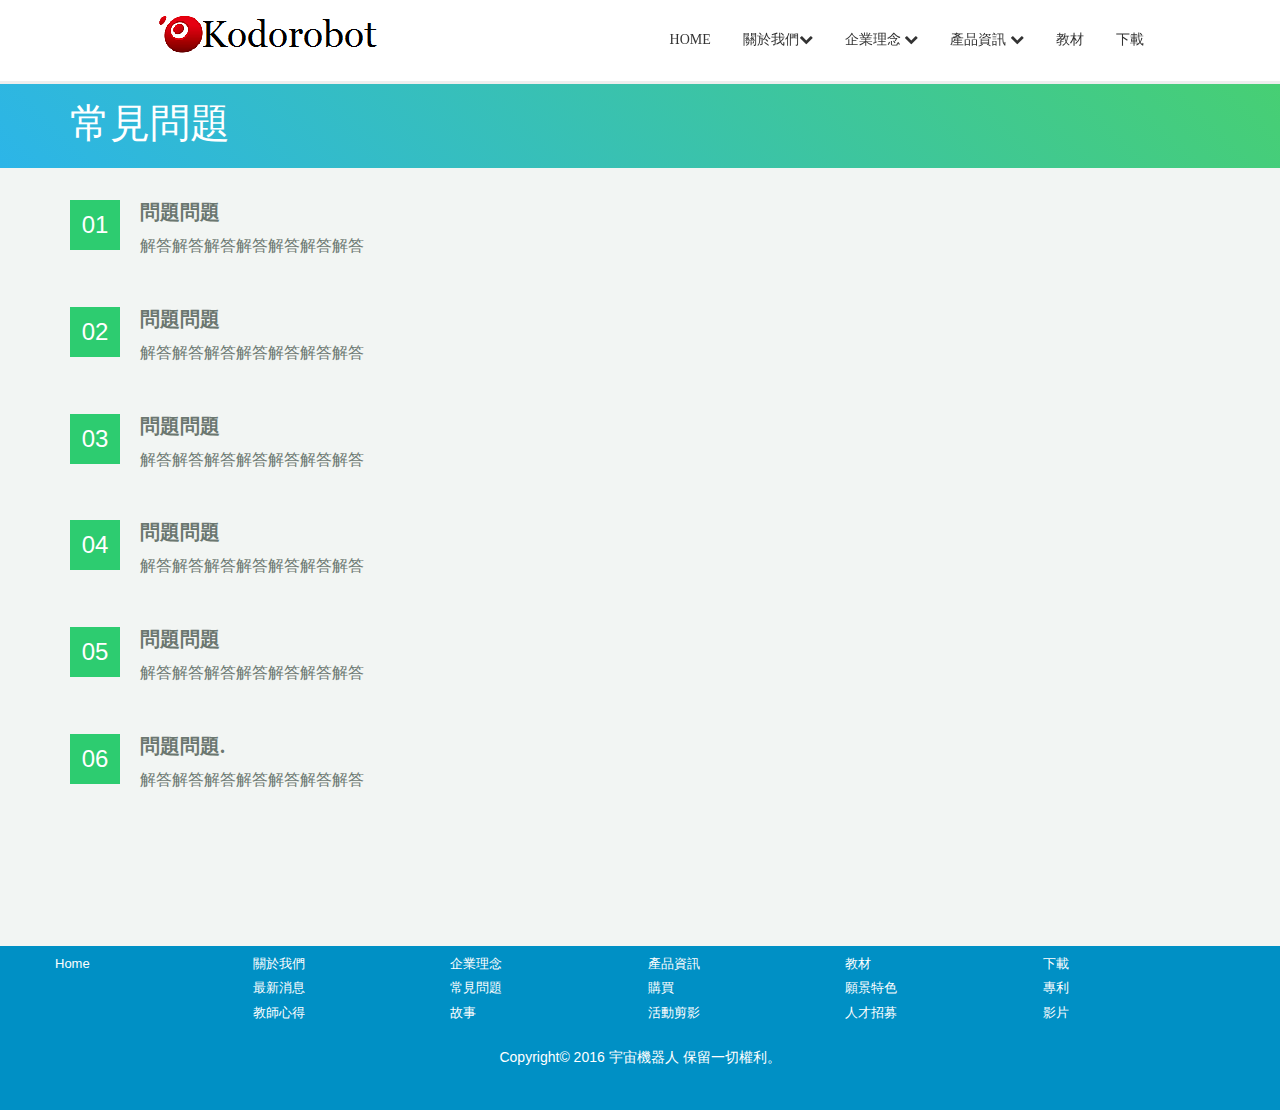
<file: question.html>
<!DOCTYPE HTML>
<!--
    TXT by HTML5 UP
    html5up.net | @ajlkn
    Free for personal and commercial use under the CCA 3.0 license (html5up.net/license)
-->
<html>

<head>
    <title>Kodorobot</title>
    <meta charset="utf-8" />
    <meta name="viewport" content="width=device-width, initial-scale=1" />
    <!--[if lte IE 8]><script src="assets/js/ie/html5shiv.js"></script><![endif]-->
    <link rel="stylesheet" href="assets/css/bootstrap.css">
    <link rel="stylesheet" href="assets/css/bootstrap.min.css">
    <link rel="stylesheet" href="assets/css/main.css" />
    <link rel="stylesheet" href="assets/css/plugin.css" />
    <!--[if lte IE 8]><link rel="stylesheet" href="assets/css/ie8.css" /><![endif]-->
</head>

<body>
    <div>
        <!-- Header -->
        <header id="header">
        </header>
        <!-- Nav -->
        <nav id="nav">
            <ul>
                <li class="col-md-5 col-lg-5 "><img src="images/logo.png"></li>
                <li><a href="index.html">Home</a></li>
                <li class="dropdown"><a href="aboutus.html">關於我們<i class="icon fa-chevron-down"></i></a>
                    <ul>
                        <li><a href="news.html">最新消息</a></li>
                        <li><a href="photo.html">活動剪影</a></li>
                        <li><a href="review.html">教師心得</a></li>
                        <li><a href="recruit.html">人才招募</a></li>
                        <li class="current"><a href="question.html">常見問題</a></li>
                    </ul>
                </li>
                <li class="dropdown"><a href="concept.html">企業理念 <i class="icon fa-chevron-down"></i></a>
                    <ul>
                        <li><a href="story.html">故事</a></li>
                        <li><a href="feature.html">願景特色</a></li>
                        <li><a href="patent.html">專利</a></li>
                        <li><a href="video.html">影片</a></li>
                    </ul>
                </li>
                <li class="dropdown"><a href="product.html">產品資訊 <i class="icon fa-chevron-down"></i></a>
                    <ul>
                        <li><a href="buy.html">購買</a></li>
                    </ul>
                </li>
                <li><a href="textbook.html">教材</a></li>
                <li><a href="download.html">下載</a></li>
            </ul>
        </nav>
        <!-- Banner -->
        <header class=" banner3">
            <div class="container">
                <h1>常見問題</h1></div>
        </header>
    </div>
    <!--Main -->
    <div>
            <section id="faqs" class="container">
        <ul class="faq">
         <li>
            <span class="number">01</span>
            <div>
                <h4>問題問題</h4>
                <p>解答解答解答解答解答解答解答</p>
            </div>
        </li>

        <li>
            <span class="number">02</span>
            <div>
                <h4>問題問題</h4>
                <p>解答解答解答解答解答解答解答</p>
            </div>
        </li>

        <li>
            <span class="number">03</span>
            <div>
                <h4>問題問題</h4>
                <p>解答解答解答解答解答解答解答</p>
            </div>
        </li>

        <li>
            <span class="number">04</span>
            <div>
                <h4>問題問題</h4>
                <p>解答解答解答解答解答解答解答</p>
            </div>
        </li>

        <li>
            <span class="number">05</span>
            <div>
                <h4>問題問題</h4>
                <p>解答解答解答解答解答解答解答</p>
            </div>
        </li>

        <li>
            <span class="number">06</span>
            <div>
                <h4>問題問題.</h4>
                <p>解答解答解答解答解答解答解答</p>
            </div>
        </li>
    </ul>
    <p>&nbsp;</p>
    
</section>
    <!-- Footer -->
    <footer>
        <div class="container">
            <div class="row">
                <div>
                    <ul class="footer-group">
                        <li class="col-xs-3 col-sm-3 col-md-2 col-lg-2"><a href="index.html">Home</a>
                            <ul class="footer-li">
                            </ul>
                        </li>
                        <li class="col-xs-3 col-sm-3 col-md-2 col-lg-2"><a href="aboutus.html">關於我們</a>
                            <ul class="footer-li">
                                <li><a href="news.html">最新消息</a></li>
                                <li><a href="review.html">教師心得</a></li>
                                
                            </ul>
                        </li>
                        <li class="col-xs-3 col-sm-3 col-md-2 col-lg-2"><a href="concept.html">企業理念</a>
                            <ul class="footer-li">
                                <li><a href="question.html">常見問題</a></li>
                                <li><a href="story.html">故事</a></li>
                            </ul>
                        </li>
                        <li class="col-xs-3 col-sm-3 col-md-2 col-lg-2"><a href="product.html">產品資訊</a>
                            <ul class="footer-li">
                                <li><a href="buy.html">購買</a></li>
                                <li><a href="photo.html">活動剪影</a></li>
                            </ul>
                        </li>
                        <li class="col-xs-6 col-sm-3 col-md-2 col-lg-2"><a href="textbook.html">教材</a>
                            <ul class="footer-li">
                                <li><a href="feature.html">願景特色</a></li>
                                <li><a href="recruit.html">人才招募</a></li>
                            </ul>
                        </li>
                        <li class="col-xs-6 col-sm-3 col-md-2 col-lg-2"><a href="download.html">下載</a>
                            <ul class="footer-li">

                                <li><a href="patent.html">專利</a></li>
                                <li><a href="video.html">影片</a></li>
                            </ul>
                        </li>
                    </ul>
                </div>
            </div>
            <p>&nbsp;
                <br> Copyright© 2016 宇宙機器人 保留一切權利。</p>
        </div>
    </footer>
    </div>
    <!-- Scripts -->
    <script src="assets/js/jquery.min.js"></script>
    <script src="assets/js/jquery.dropotron.min.js"></script>
    <script src="assets/js/skel.min.js"></script>
    <script src="assets/js/skel-viewport.min.js"></script>
    <script src="assets/js/util.js"></script>
    <!--[if lte IE 8]><script src="assets/js/ie/respond.min.js"></script><![endif]-->
    <script src="assets/js/main.js"></script>
</body>

</html>
</file>
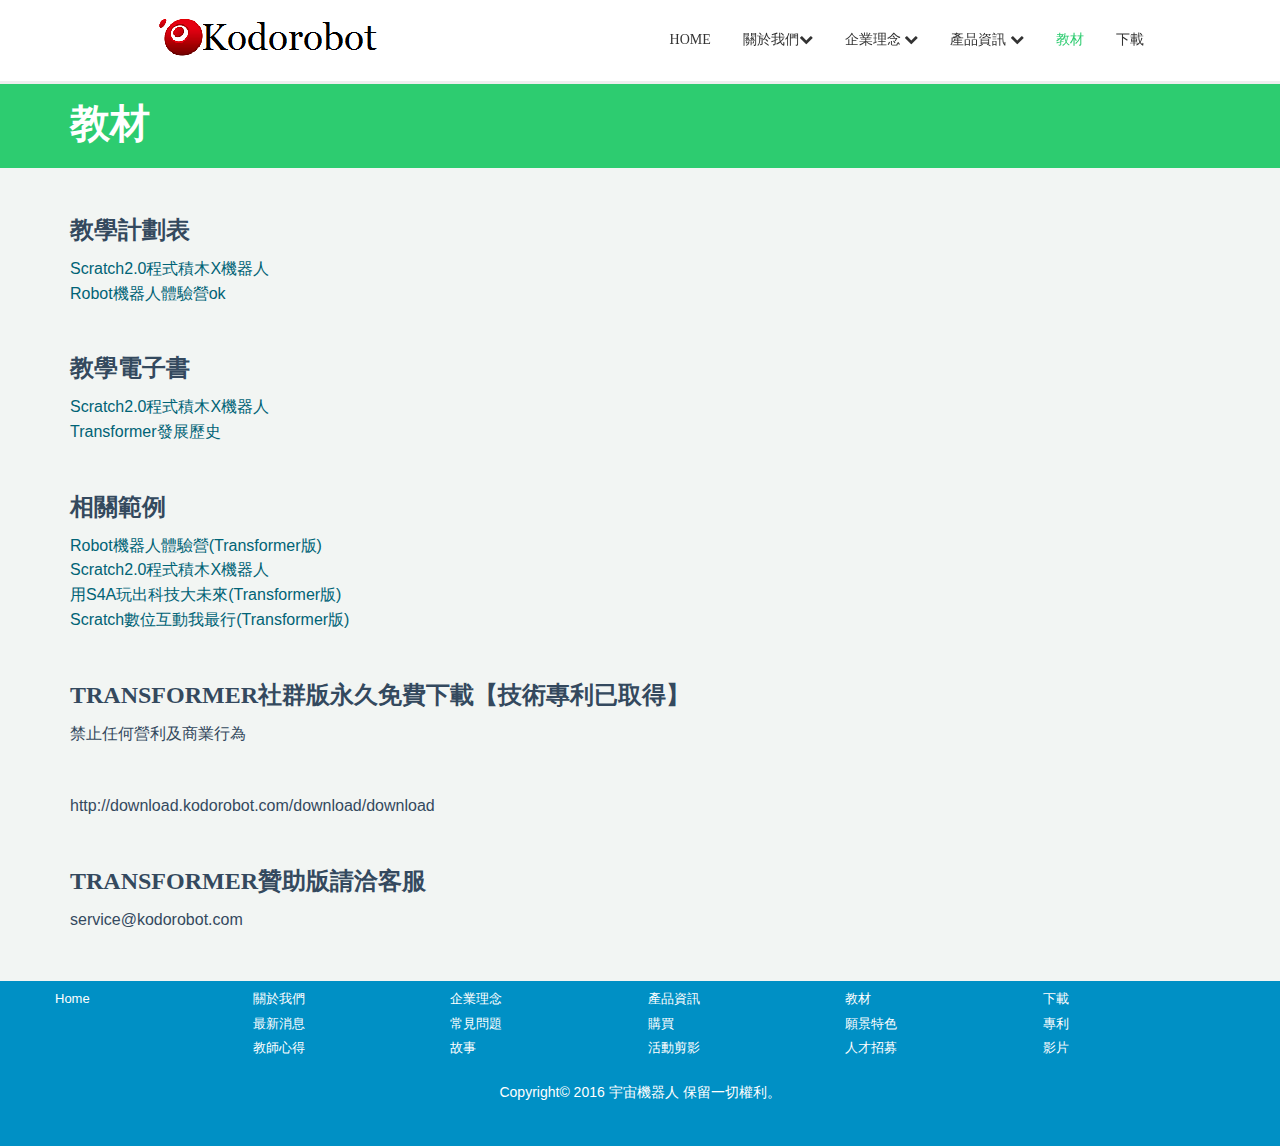
<file: textbook.html>
<!DOCTYPE HTML>
<!--
    TXT by HTML5 UP
    html5up.net | @ajlkn
    Free for personal and commercial use under the CCA 3.0 license (html5up.net/license)
-->
<html>

<head>
    <title>Kodorobot</title>
    <meta charset="utf-8" />
    <meta name="viewport" content="width=device-width, initial-scale=1" />
    <!--[if lte IE 8]><script src="assets/js/ie/html5shiv.js"></script><![endif]-->
    <link rel="stylesheet" href="assets/css/bootstrap.css">
    <link rel="stylesheet" href="assets/css/bootstrap.min.css">
    <link rel="stylesheet" href="assets/css/main.css" />
    <link rel="stylesheet" href="assets/css/plugin.css" />
    <!--[if lte IE 8]><link rel="stylesheet" href="assets/css/ie8.css" /><![endif]-->
</head>

<body>
    <div>
        <!-- Header -->
        <header id="header">
        </header>
        <!-- Nav -->
        <nav id="nav">
            <ul>
                <li class="col-md-5 col-lg-5 "><img src="images/logo.png"></li>
                <li><a href="index.html">Home</a></li>
                <li class="dropdown"><a href="aboutus.html">關於我們<i class="icon fa-chevron-down"></i></a>
                    <ul>
                        <li><a href="news.html">最新消息</a></li>
                        <li><a href="photo.html">活動剪影</a></li>
                        <li><a href="review.html">教師心得</a></li>
                        <li><a href="recruit.html">人才招募</a></li>
                        <li><a href="question.html">常見問題</a></li>
                    </ul>
                </li>
                <li class="dropdown"><a href="concept.html">企業理念 <i class="icon fa-chevron-down"></i></a>
                    <ul>
                        <li><a href="story.html">故事</a></li>
                        <li><a href="feature.html">願景特色</a></li>
                        <li><a href="patent.html">專利</a></li>
                        <li><a href="video.html">影片</a></li>
                    </ul>
                </li>
                <li class="dropdown"><a href="product.html">產品資訊 <i class="icon fa-chevron-down"></i></a>
                    <ul>
                        <li><a href="buy.html">購買</a></li>
                    </ul>
                </li>
                <li class="current"><a href="textbook.html">教材</a></li>
                <li ><a href="download.html">下載</a></li>
            </ul>
        </nav>
        <!-- Banner -->
        <div class="banner2">
            <div class="container">
                <h3>教材</h3>
            </div>
        </div>
    </div>
    <!--Main -->
    <div>
        <section class="container download">
            <h3>教學計劃表</h3>
            <ul>
                <li><a href="">Scratch2.0程式積木X機器人</a></li>
                <li><a href="">Robot機器人體驗營ok</a></li>
            </ul>
            <h3>教學電子書</h3>
            <ul>
                <li><a href="">Scratch2.0程式積木X機器人</a></li>
                <li><a href="">Transformer發展歷史</a></li>
            </ul>
            <h3>相關範例</h3>
            <ul>
                <li><a href="">Robot機器人體驗營(Transformer版)</a></li>
                <li><a href="">Scratch2.0程式積木X機器人</a></li>
                <li><a href="">用S4A玩出科技大未來(Transformer版)</a></li>
                <li><a href="">Scratch數位互動我最行(Transformer版)</a></li>
            </ul>
            <h3>Transformer社群版永久免費下載【技術專利已取得】</h3>
            <p>禁止任何營利及商業行為</p>
            <p>http://download.kodorobot.com/download/download</p>
            <h3>Transformer贊助版請洽客服</h3>
            <p>service@kodorobot.com</p>
        </section>
    </div>
    <!-- Footer -->
    <footer>
        <div class="container">
            <div class="row">
                <div>
                    <ul class="footer-group">
                        <li class="col-xs-3 col-sm-3 col-md-2 col-lg-2"><a href="index.html">Home</a>
                            <ul class="footer-li">
                            </ul>
                        </li>
                        <li class="col-xs-3 col-sm-3 col-md-2 col-lg-2"><a href="aboutus.html">關於我們</a>
                            <ul class="footer-li">
                                <li><a href="news.html">最新消息</a></li>
                                <li><a href="review.html">教師心得</a></li>
                                
                            </ul>
                        </li>
                        <li class="col-xs-3 col-sm-3 col-md-2 col-lg-2"><a href="concept.html">企業理念</a>
                            <ul class="footer-li">
                                <li><a href="question.html">常見問題</a></li>
                                <li><a href="story.html">故事</a></li>
                            </ul>
                        </li>
                        <li class="col-xs-3 col-sm-3 col-md-2 col-lg-2"><a href="product.html">產品資訊</a>
                            <ul class="footer-li">
                                <li><a href="buy.html">購買</a></li>
                                <li><a href="photo.html">活動剪影</a></li>
                            </ul>
                        </li>
                        <li class="col-xs-6 col-sm-3 col-md-2 col-lg-2"><a href="textbook.html">教材</a>
                            <ul class="footer-li">
                                <li><a href="feature.html">願景特色</a></li>
                                <li><a href="recruit.html">人才招募</a></li>
                            </ul>
                        </li>
                        <li class="col-xs-6 col-sm-3 col-md-2 col-lg-2"><a href="download.html">下載</a>
                            <ul class="footer-li">

                                <li><a href="patent.html">專利</a></li>
                                <li><a href="video.html">影片</a></li>
                            </ul>
                        </li>
                    </ul>
                </div>
            </div>
            <p>&nbsp;
                <br> Copyright© 2016 宇宙機器人 保留一切權利。</p>
        </div>
    </footer>
    </div>
    <!-- Scripts -->
    <script src="assets/js/jquery.min.js"></script>
    <script src="assets/js/jquery.dropotron.min.js"></script>
    <script src="assets/js/skel.min.js"></script>
    <script src="assets/js/skel-viewport.min.js"></script>
    <script src="assets/js/util.js"></script>
    <!--[if lte IE 8]><script src="assets/js/ie/respond.min.js"></script><![endif]-->
    <script src="assets/js/main.js"></script>
</body>

</html>
</file>
<file: assets/css/plugin.css>
/*banner*/
    
    .banner1 {
        background-image: url(images/background.jpg);
        width: 100%;
        height: auto;
        padding-top: 380px;
        background-repeat: no-repeat;
        background-size: 100% 100%;
        padding-bottom: 300px;
        text-align: center;
        color: #fff;
    }
    
    .banner1 h1 {
        font-size: 3em;
        color: #fff;
    }
    
    .banner1 p {
        font-size: 18px;
        color: #fff;
    }
    
    .banner2 {
        background: #2dcc70;
        color: #fff;
        padding: 20px 0 0 0;
    }
    
    .banner2 h3 {
        color: #fff;
        font-size: 2.5em;
    }
    /*wrapper*/
    
    #line {
        background-color: #000;
        padding-top: 30px;
    }
    /*menu*/
    
    .menu1 h2 {
        color: #f49d25;
    }
    
    .menu1 {
        color: #6b6b6b;
    }
    /**/
    
    header h2 {
        color: #3298c7;
    }
    
    header p {
        color: #4298c7;
    }
    /**/
    
    .major {
        color: #ffaa31;
    }
    /**/
    
    #logo {
        width: 220px;
        height: 80px;
        background: url(images/logo.png) no-repeat 0 50%
    }
    /**/
    
    .download {
        padding-top: 3em;
        padding-bottom: 3em;
        color: #34495e;
    }
    
    .download h3 {
        color: #34495e;
        font-size: 24px
    }
    /**/
    
    .photo {
        padding-top: 3em;
        padding-bottom: 3em;
    }
    
    .photo h3 {
        color: #34495e;
        font-size: 22px
    }
    /**/
    
    #faqs {
        padding-top: 2em;
    }
    
    ul.faq {
        list-style: none;
        margin: 0
    }
    
    ul.faq li {
        margin-top: 30px
    }
    
    ul.faq li:first-child {
        margin-top: 0
    }
    
    ul.faq li span.number {
        display: block;
        float: left;
        width: 50px;
        height: 50px;
        line-height: 50px;
        text-align: center;
        background: #2dcc70;
        color: #fff;
        font-size: 24px
    }
    
    ul.faq li>div {
        margin-left: 70px
    }
    
    ul.faq li>div h3 {
        margin-top: 0
    }
    /**/
    
    .center {
        text-align: center;
    }
    /**/
    
    #aboutus {
        padding-top: 3em;
    }
    
    #aboutus h1 {
        font-size: 40px;
        color: #FF8000;
    }
    
    #aboutus h2 {
        font-size: 32px;
        font-weight: 700;
        color: #34495e;
    }
    
    #aboutus h5 {
        font-size: 18px;
        font-weight: 700;
        color: #34495e;
    }
    
    .box {
        padding: 5px 0px 5px 5px;
        margin: 5px 5px 5px 5px;
        background-color: #fff;
    }
    
    .up {
        padding-top: 4em;
        margin-top: 13em;
    }
    
    .down {}
    /**/
    
    .banner3 {
        padding: 20px 0 0 0;
        background: linear-gradient(45deg, #2cb5e8, #47cf73);
    }
    
    .banner3 h1 {
        color: white;
        font-weight: normal;
        font-size: 2.5em;
    }
    
    .activity-feed {
        list-style-type: none;
        padding: 0;
        margin: 50px 50px 50px 60px;
    }
    
    .feed-item {
        position: relative;
        min-height: 60px;
        margin-bottom: 25px;
        padding-left: 30px;
        border-left: 2px solid #ddd;
    }
    
    .feed-item:last-child {
        border-color: transparent;
    }
    
    .feed-item:before {
        content: attr(data-time);
        display: flex;
        width: 100px;
        position: absolute;
        text-align: center;
        justify-content: center;
        align-items: center;
        left: -50px;
        top: -22px;
        font-size: 12px;
        color: #999;
    }
    
    .feed-item::after {
        content: attr(data-content);
        display: flex;
        justify-content: center;
        align-items: center;
        position: absolute;
        top: 0;
        left: -21px;
        width: 40px;
        height: 40px;
        font: normal normal normal 14px/1 FontAwesome;
        font-size: inherit;
        text-rendering: auto;
        -webkit-font-smoothing: antialiased;
        -moz-osx-font-smoothing: grayscale;
        border-radius: 50%;
        color: white;
        background-color: #ddd;
    }
    
    .activity-feed section {
        background-color: white;
        //width: auto;
        //display: inline-block;
        padding: 10px 15px;
        border-radius: 4px;
        border: 1px solid #f0f0f0;
    }
    
    .activity-feed section:hover {
        box-shadow: 0 1px 3px rgba(0, 0, 0, 0.12), 0 1px 2px rgba(0, 0, 0, 0.24);
        transition: all 0.3s cubic-bezier(.25, .8, .25, 1);
    }
    
    label {
        display: block;
        cursor: pointer;
    }
    
    label:after {
        content: "\f067";
        position: absolute;
        right: 20px;
        color: #999;
        font: normal normal normal 14px/1 FontAwesome;
        text-rendering: auto;
        font-size: 20px;
        -webkit-font-smoothing: antialiased;
        -moz-osx-font-smoothing: grayscale;
        transition: all .15s ease-in-out;
    }
    
    input[type="checkbox"] {
        display: none;
    }
    
    input[type="checkbox"]:checked ~ .content {
        max-height: 1000px;
        border-top: 1px solid #f0f0f0;
        padding-top: 10px;
        margin-top: 10px;
        padding: 0 25px;
        transition: max-height .25s ease-in;
    }
    
    input[type="checkbox"]:checked ~ label:after {
        transform: rotate(45deg);
        color: tomato;
    }
    
    .content {
        max-height: 0;
        overflow: hidden;
        blockquote {
            position: relative;
            &:before {
                content: '';
                position: absolute;
                left: -25px;
                top: 0;
                height: 100%;
                border-left: 2px solid #fcd000;
            }
        }
    }
    
    [data-color=red]:after {
        background-color: #ff3c41 !important;
    }
    
    [data-color=blue]:after {
        background-color: #2cb5e8 !important;
    }
    
    [data-color=green]:after {
        background-color: #47cf73 !important;
    }
    
    [data-color=yellow]:after {
        background-color: #fcd000 !important;
    }
    /*review*/
    
    img {
        border: none;
    }
    /* Global Styles */
    
    body {
        line-height: 1.55;
        font-size: 100%;
        font-weight: 400;
        font-family: helvetica, arial, sans-serif;
    }
    
    h1,
    h2,
    h3,
    h4,
    h5,
    h6 {
        font-family: 'Roboto Slab', serif;
        font-weight: 700;
        line-height: 1.2;
    }
    
    h2 {
        font-size: 1.55em;
        padding-bottom: .35em;
    }
    
    a {
        text-decoration: none;
        font-weight: bold;
        font-weight: 400;
    }
    
    .widthWrapper {
        max-width: 750px;
        margin: 0 auto;
    }
    /* Post Index */
    
    #postIndex {
        margin: 3em auto;
    }
    
    article {
        margin-top: -0.063em;
    }
    
    article a {
        display: block;
        padding: 2.374em 2.5em 2.5em 2.5em;
        overflow: hidden;
        border-top: .063em solid #ccc;
        border-bottom: .063em solid #ccc;
    }
    
    article a:hover {
        background: #eee;
        border-top: #666 solid .25em;
        padding: 2.187em 2.5em 2.5em 2.5em;
    }
    
    .postImg {
        float: left;
        width: 25%;
        box-sizing: border-box;
        padding-right: 2em;
    }
    
    .postImg img {
        width: 100%;
    }
    
    article a h2 {
        color: #222;
        float: right;
        width: 75%;
    }
    
    article a:hover h2 {
        color: #157EBF;
    }
    
    article a p {
        color: #444;
        float: right;
        width: 75%;
    }
    
    article a:hover p {
        color: #222;
    }
    
    @media only screen and (max-width: 750px) {
        #postIndex {
            width: 100%;
        }
        article a {
            padding: 2.374em 1.5em 2.5em 1.5em;
        }
        article a:hover {
            padding: 2.187em 1.5em 2.5em 1.5em;
        }
    }
    
    @media only screen and (max-width: 481px) {
        .postImg {
            display: none;
        }
        article a p,
        article a h2 {
            width: 100%;
        }
    }
    /*career*/
    
    .inner-main-container {
        max-width: $site-width;
        margin: 0 auto 1.875rem auto;
        padding: 0 1rem;
        overflow: hidden;
    }
    
    .page-heading {
        @extend %heading;
        margin: 1.25rem 0 2.5rem 0;
        @media #{$mobile-width-mq} {
            margin: 0;
            border-bottom: none;
        }
    }
    
    .page-heading span {
        color: orange;
    }
    
    .mission-statement-image-container {
        display: flex;
        margin: 2rem auto;
        @media #{$mobile-width-mq} {
            display: block;
            margin: 0;
        }
    }
    
    .banner-image {
        max-height: 150px;
        @media #{$mid-width-mq} {
            max-height: 120px;
        }
        @media #{$mobile-width-mq} {
            display: none;
        }
    }
    
    .mission-statement-container {
        background-color: orange;
        color: white;
        display: flex;
        text-align: center;
        align-items: center;
        padding: 0 30px;
        line-height: 1.5;
        font-size: 1.5rem;
        @media #{$mid-width-mq} {
            font-size: 1.1rem;
        }
        @media #{$mobile-width-mq} {
            font-size: 1rem;
            margin: 0 -2rem;
            padding: 1.5rem 2rem;
        }
    }
    
    .mission-statement-container p {
        margin-bottom: 0;
    }
    
    .lives {
        font-style: italic;
    }
    
    .company-content-section {
        margin-bottom: 0;
    }
    
    .company-content-group-container {
        display: flex;
        flex-wrap: wrap;
        justify-content: space-around;
        margin-bottom: 0;
        @media #{$mid-width-mq} {
            justify-content: space-between;
        }
        @media #{$mobile-width-mq} {
            display: block;
            margin: 2rem 0;
        }
    }
    
    .company-content-group-container li {
        line-height: 1.5;
    }
    
    .company-content-group-container > div {
        width: 40%;
        display: flex;
        margin: 1.25rem;
        @media #{$mobile-width-mq} {
            width: 100%;
            margin: 1.25rem 0;
            padding: 1rem 0;
            border-bottom: 1px solid grey;
        }
    }
    
    .fa {
        width: 4.375rem;
    }
    
    .company-list-container {
        margin-left: 0.625rem;
        width: 100%;
    }
    
    .company-list-container .fa {
        width: auto;
        margin-left: 0.3125;
        position: relative;
        top: 1px;
    }
    
    .company-list-header {
        font-size: 1.25rem;
        margin-bottom: 0.625rem;
    }
    
    //Description Content
    .descriptive-content-section {
        // max-width: 1000px;
        margin-left: auto;
        margin-right: auto;
        margin-top: 1.25rem;
        line-height: 1.5;
    }
    
    //Positions Section
    .available-positions-heading {
        @extend %heading;
    }
    
    .positions-table {
        margin: 2rem auto;
        width: 100%;
    }
    
    .positions-table thead {
        border-bottom: 1px solid grey;
    }
    
    .positions-table thead th {
        padding: 0.625rem 0;
        text-align: left;
        font-weight: bold;
    }
    
    .positions-table tbody tr td {
        padding: 0.625rem;
    }
    
    .positions-table tbody tr:nth-of-type(odd) {
        background-color: grey;
    }
    
    .positions-table tbody tr:last-of-type {
        border-bottom: 1px solid grey;
    }
    
    // Team Section
    .team-section-heading {
        @extend %heading;
        margin-bottom: 2.5rem;
    }
    
    .teams-container {
        display: flex;
        flex-wrap: wrap;
        justify-content: space-between;
        margin: 0 auto;
        @media #{$mobile-width-mq} {
            display: block;
        }
    }
    
    .team-container {
        margin: 1.25rem 0;
        width: 48%;
        @media #{$mobile-width-mq} {
            width: 100%;
            border-bottom: 1px solid $light-grey;
            margin: 0.75rem 0;
            padding: 0.75rem 0;
        }
    }
    
    .team-container:hover img {
        opacity: 0.7;
    }
    
    .team-img-container {
        margin-bottom: 2rem;
        @media #{$mobile-width-mq} {
            margin-bottom: 1rem;
        }
        img {
            display: block;
            margin: 0 auto;
            max-width: 300px;
            opacity: 0.8;
            transition: 0.3s;
            @media #{$mid-width-mq} {
                max-width: 250px;
            }
        }
    }
    
    .team-title {
        margin-bottom: 1.25rem;
        font-size: 1.125rem;
        text-align: center;
    }
    
    .team-description {
        line-height: 1.5;
        text-align: center;
        max-width: 400px;
        margin: 0 auto;
    }
    
    .benefits-heading {
        @extend %heading;
    }
    
    .benefits-description-container {
        line-height: 1.5;
        // max-width: 1000px;
        margin: 2rem auto;
    }
    
    .benefits-list-container {
        margin-left: 3.125rem;
    }
    
    .benefits-list-container ul {
        list-style: disc;
    }
    
    // Values
    .values-heading {
        @extend %heading;
    }
    
    .values-subheading {
        font-size: 1.375rem;
        margin-bottom: 1.25rem;
    }
    
    .values-description-container {
        // max-width: 1000px;
        margin: 2rem auto;
        line-height: 1.5;
    }
</file>
<file: assets/css/ie8.css>
/*
	TXT by HTML5 UP
	html5up.net | @ajlkn
	Free for personal and commercial use under the CCA 3.0 license (html5up.net/license)
*/

/* Basic */

	.image {
		position: relative;
		-ms-behavior: url("assets/js/ie/PIE.htc");
	}

		.image:before {
			display: none;
		}

		.image img {
			position: relative;
			-ms-behavior: url("assets/js/ie/PIE.htc");
		}

/* Form */

	form input[type="text"],
	form input[type="email"],
	form input[type="password"],
	form select,
	form textarea {
		position: relative;
		-ms-behavior: url("assets/js/ie/PIE.htc");
	}

/* Button */

	input[type="button"],
	input[type="submit"],
	input[type="reset"],
	button,
	.button {
		position: relative;
		-ms-behavior: url("assets/js/ie/PIE.htc");
	}

/* List */

	ul.contact li a {
		position: relative;
		-ms-behavior: url("assets/js/ie/PIE.htc");
	}

	ul.special a {
		position: relative;
		-ms-behavior: url("assets/js/ie/PIE.htc");
	}

/* Copyright */

	#copyright {
		position: relative;
		-ms-behavior: url("assets/js/ie/PIE.htc");
	}

/* Nav */

	#nav li a, #nav li span {
		position: relative;
		-ms-behavior: url("assets/js/ie/PIE.htc");
	}

/* Section/Article */

	section > .last-child, section.last-child, article > .last-child, article.last-child {
		margin-bottom: 0;
	}

/* Wrappers */

	#banner-wrapper {
		background-image: url("../../images/banner.jpg");
		background-position: center center;
		background-repeat: no-repeat;
		background-size: cover;
		-ms-behavior: url("assets/js/ie/backgroundsize.min.htc");
	}

		#banner-wrapper:before {
			display: none;
		}

/* Nav */

	#nav {
		background: #f8f8f8;
	}

		#nav:after {
			display: none;
		}

	.dropotron {
		box-shadow: none !important;
		-ms-behavior: url("assets/js/ie/PIE.htc");
	}

/* Banner */

	#banner {
		background: #151c17;
	}

		#banner:before {
			display: none;
		}
</file>
<file: assets/css/main.css>
@import url("font-awesome.min.css");
@import url("http://fonts.googleapis.com/css?family=Open+Sans:400,400italic,700,700italic|Open+Sans+Condensed:700");

/*
	TXT by HTML5 UP
	html5up.net | @ajlkn
	Free for personal and commercial use under the CCA 3.0 license (html5up.net/license)
*/

/* Reset */

	html, body, div, span, applet, object, iframe, h1, h2, h3, h4, h5, h6, p, blockquote, pre, a, abbr, acronym, address, big, cite, code, del, dfn, em, img, ins, kbd, q, s, samp, small, strike, strong, sub, sup, tt, var, b, u, i, center, dl, dt, dd, ol, ul, li, fieldset, form, label, legend, table, caption, tbody, tfoot, thead, tr, th, td, article, aside, canvas, details, embed, figure, figcaption, footer, header, hgroup, menu, nav, output, ruby, section, summary, time, mark, audio, video {
		margin: 0;
		padding: 0;
		border: 0;
		font-size: 100%;
		font: inherit;
		vertical-align: baseline;
	}

	article, aside, details, figcaption, figure, footer, header, hgroup, menu, nav, section {
		display: block;
	}

	body {
		line-height: 1;
	}

	ol, ul {
		list-style: none;
	}

	blockquote, q {
		quotes: none;
	}

	blockquote:before, blockquote:after, q:before, q:after {
		content: '';
		content: none;
	}

	table {
		border-collapse: collapse;
		border-spacing: 0;
	}

	body {
		-webkit-text-size-adjust: none;
	}

/* Box Model */

	*, *:before, *:after {
		-moz-box-sizing: border-box;
		-webkit-box-sizing: border-box;
		box-sizing: border-box;
	}



/* Basic */

	body {
		background: #f2f5f3;
		font-family: 'Open Sans', sans-serif;
		font-weight: 400;
		color: #6b7770;
		font-size: 11.5pt;
		line-height: 2em;
	}

		body.is-loading * {
			-moz-transition: none !important;
			-webkit-transition: none !important;
			-ms-transition: none !important;
			transition: none !important;
			-moz-animation: none !important;
			-webkit-animation: none !important;
			-ms-animation: none !important;
			animation: none !important;
		}

	input, textarea, select {
		font-family: 'Open Sans', sans-serif;
		font-weight: 400;
		color: #6b7770;
		font-size: 11.5pt;
		line-height: 2em;
	}

	h1, h2, h3, h4, h5, h6 {
		font-family: 'Open Sans Condensed', sans-serif;
		font-weight: 700;
		text-transform: uppercase;
		color: #6b7770;
	}

	h1 a, h2 a, h3 a, h4 a, h5 a, h6 a {
		text-decoration: none;
		color: inherit;
	}

	h2.major {
		position: relative;
		border-top: solid 5px #e7eae8;
	}

		h2.major span {
			background: #fff;
			position: relative;
			display: inline-block;
		}

	a {
		color: #006376;
		text-decoration: underline;
	}

		a:hover {
			text-decoration: none;
		}

	b, strong {
		font-weight: 700;
		color: #6b7770;
	}

	i, em {
		font-style: italic;
	}

	br.clear {
		clear: both;
	}

	sub {
		position: relative;
		top: 0.5em;
		font-size: 0.8em;
	}

	sup {
		position: relative;
		top: -0.5em;
		font-size: 0.8em;
	}

	hr {
		border: 0;
		border-top: solid 2px #E7EAE8;
		margin: 0 0 3em 0;
	}

	blockquote {
		border-left: solid 5px #E7EAE8;
		padding: 1em 0 0em 1.5em;
		font-style: italic;
	}

	p, ul, ol, dl, table {
		margin-bottom: 3em;
	}
/*icon*/	
.intro-icon {
  display: inline-block;
  vertical-align: top;
  padding: 6px 0 0 0;
  margin-right: 20px;
  width: 40px; }
 .features .intro-icon {
    display: inline-block;
    vertical-align: top;
    padding: 6px 0 0 0;
    margin-right: 20px; }
/* ==========================================================================
Intro
========================================================================== */
.intro span.icon {
  font-size: 40px;
  color: #FF5274;
  font-weight: bold; }


.intro-content {
  display: inline-block;
  width: 80%; }

/* ==========================================================================
Features-stack
========================================================================== */
.features {
  position: relative; }
  .features p {
    margin-bottom: 0;
    padding-bottom: 0; }
  .features h3 {
    margin: 0 0 20px 0; }
  .features span.icon {
    font-size: 35px;
    color: #FF5274;
    font-weight: bold; }
  .features .feature-icon {
    display: inline-block;
    vertical-align: top;
    padding: 6px 0 0 0;
    margin-right: 20px;
    width: 35px; }
  .features .feature-content {
    display: inline-block;
    width: 75%; }
  .features .intro-icon {
    display: inline-block;
    vertical-align: top;
    padding: 6px 0 0 0;
    margin-right: 20px; }
  .features .intro-content {
    display: inline-block;
    width: 80%; }
  .features ul.features-stack {
    margin-top: 50px; }
  .features ul.features-stack li {
    margin-top: 20px;
    padding-bottom: 20px;
    border-bottom: solid 1px #E6E9EA; }
  .features ul.features-stack li:last-child {
    padding-bottom: 0px;
    border-bottom: none; }
  .features .ipad-wrap {
    width: 706px;
    height: 1002px;
    background: url("../img/1.jpg") no-repeat center center;
    z-index: 1; }
  .features .iphone-wrap {
    width: 304px;
    height: 620px;
    background: url("../img/iphone6.png") no-repeat center center;
    position: absolute;
    left: 530px;
    bottom: 129px;
    z-index: 2; }
  .features .device-showcase {
    position: absolute;
    bottom: -365px;
    right: 61%; }

.features .responsive-feature-img, .features-extra .responsive-feature-img {
  display: none; }

.devices {
  position: relative; }
/* Section/Article */

	section, article {
		margin-bottom: 5em;
	}

		section > :last-child, section:last-child, article > :last-child, article:last-child {
			margin-bottom: 0;
		}

	header > p {
		display: block;
		font-family: 'Open Sans Condensed', sans-serif;
		font-family: '微軟正黑體';
		font-weight: 700;
		text-transform: uppercase;
		color: #4298c7;
	}

/* Image */

	.image {
		position: relative;
		display: inline-block;
		border-radius: 8px;
	}

		.image img {
			display: block;
			width: 100%;
			border-radius: 8px;
		}

		.image:before {
			content: '';
			position: absolute;
			left: 0;
			top: 0;
			width: 100%;
			height: 100%;
			background: url("images/overlay.png");
			border-radius: 8px;
		}

		.image.fit {
			display: block;
			width: 100%;
		}

		.image.featured {
			display: block;
			width: 100%;
			margin: 0 0 2em 0;
		}

		.image.left {
			float: left;
			margin: 0 2em 2em 0;
		}

		.image.centered {
			display: block;
			margin: 0 0 2em 0;
		}

			.image.centered img {
				margin: 0 auto;
				width: auto;
			}

/* Button */

	input[type="button"],
	input[type="submit"],
	input[type="reset"],
	button,
	.button {
		-webkit-appearance: none;
		display: inline-block;
		font-family: 'Open Sans Condensed', sans-serif;
		font-weight: 700;
		text-transform: uppercase;
		text-decoration: none;
		background: #1CBC2C;
		color: #fff;
		border: 0;
		line-height: 1em;
		border-radius: 8px;
		outline: 0;
		cursor: pointer;
		-moz-transition: background-color .2s ease-in-out;
		-webkit-transition: background-color .2s ease-in-out;
		-o-transition: background-color .2s ease-in-out;
		-ms-transition: background-color .2s ease-in-out;
		transition: background-color .2s ease-in-out;
	}

		input[type="button"]:hover,
		input[type="submit"]:hover,
		input[type="reset"]:hover,
		button:hover,
		.button:hover {
			background: #c1edbb;
		}

		input[type="button"]:active,
		input[type="submit"]:active,
		input[type="reset"]:active,
		button:active,
		.button:active {
			background: #a1cd9b;
			color: #fff;
		}

		input[type="button"].alt,
		input[type="submit"].alt,
		input[type="reset"].alt,
		button.alt,
		.button.alt {
			background: #c1cac5;
		}

			input[type="button"].alt:hover,
			input[type="submit"].alt:hover,
			input[type="reset"].alt:hover,
			button.alt:hover,
			.button.alt:hover {
				background: #ccd5d0;
			}

			input[type="button"].alt:active,
			input[type="submit"].alt:active,
			input[type="reset"].alt:active,
			button.alt:active,
			.button.alt:active {
				background: #b1bab5;
			}

/* List */

	ul.default {
		list-style: disc;
		padding-left: 1em;
	}

		ul.default li {
			padding-left: 0.5em;
		}

	ul.divided > li {
		border-top: solid 2px #e7eae8;
		padding-top: 2.35em;
		margin-top: 2.35em;
	}

		ul.divided > li:first-child {
			border-top: 0;
			padding-top: 0;
			margin-top: 0;
		}

	ul.actions li {
		display: inline-block;
		margin: 0 0 0 1em;
	}

		ul.actions li:first-child {
			margin-left: 0;
		}

	ul.contact {
		cursor: default;
	}

		ul.contact li {
			-moz-transition: top .15s ease-in-out;
			-webkit-transition: top .15s ease-in-out;
			-ms-transition: top .15s ease-in-out;
			transition: top .15s ease-in-out;
			position: relative;
			display: inline-block;
			margin: 0 0.25em 0 0.25em;
			top: 0;
		}

			ul.contact li a {
				-moz-transition: background-color .2s ease-in-out;
				-webkit-transition: background-color .2s ease-in-out;
				-ms-transition: background-color .2s ease-in-out;
				transition: background-color .2s ease-in-out;
				display: block;
				position: relative;
				width: 48px;
				height: 48px;
				border-radius: 6px;
				outline: 0;
				background: #c1cac5;
				text-align: center;
			}

				ul.contact li a:before {
					color: #f2f5f3;
					font-size: 32px;
					line-height: 48px;
				}

			ul.contact li:hover {
				top: -5px;
			}

				ul.contact li:hover a.fa-facebook {
					background-color: #3C5A98;
				}

				ul.contact li:hover a.fa-twitter {
					background-color: #2DAAE4;
				}

				ul.contact li:hover a.fa-dribbble {
					background-color: #C4376B;
				}

				ul.contact li:hover a.fa-linkedin {
					background-color: #006599;
				}

				ul.contact li:hover a.fa-instagram {
					background-color: #2E5E86;
				}

				ul.contact li:hover a.fa-google-plus {
					background-color: #DA2713;
				}

			ul.contact li:active {
				top: 0;
			}

	ul.special {
		cursor: default;
	}

		ul.special li {
			-moz-transition: top .15s ease-in-out;
			-webkit-transition: top .15s ease-in-out;
			-ms-transition: top .15s ease-in-out;
			transition: top .15s ease-in-out;
			position: relative;
			display: inline-block;
			margin: 0 1.5em 0 1.5em;
			top: 0;
		}

			ul.special li:hover {
				top: -10px;
			}

				ul.special li:hover a {
					background: #b9d2ce;
				}

		ul.special a {
			-moz-transition: background-color .2s ease-in-out;
			-webkit-transition: background-color .2s ease-in-out;
			-ms-transition: background-color .2s ease-in-out;
			transition: background-color .2s ease-in-out;
			display: block;
			position: relative;
			background: #c1cac5;
			width: 8em;
			height: 8em;
			border-radius: 6em;
			outline: 0;
		}

			ul.special a:before {
				position: absolute;
				width: 128px;
				height: 128px;
				font-size: 96px;
				line-height: 128px;
				left: 50%;
				top: 50%;
				margin-top: -64px;
				margin-left: -64px;
				color: #fff;
				text-align: center;
			}

	ul.meta {
		font-size: 0.85em;
		color: #a1aaa5;
	}

		ul.meta li {
			position: relative;
			display: inline-block;
			margin-left: 1em;
		}

			ul.meta li a {
				color: inherit;
				outline: 0;
			}

			ul.meta li:first-child {
				margin-left: 0;
			}

			ul.meta li:before {
				opacity: 0.5;
				cursor: default;
				margin-right: 0.5em;
			}

	ul.menu li {
		border-left: solid 1px #E7EAE8;
		display: inline-block;
		padding: 0 0 0 0.75em;
		margin: 0 0 0 0.75em;
	}

		ul.menu li:first-child {
			border-left: 0;
			margin-left: 0;
			padding-left: 0;
		}

	ol.default {
		list-style: decimal;
		padding-left: 1.25em;
	}

		ol.default li {
			padding-left: 0.25em;
		}

/* Forms */

	form label {
		display: block;
		margin: 0 0 1em 0;
		font-family: 'Open Sans Condensed', sans-serif;
		font-weight: 700;
		text-transform: uppercase;
		color: #6b7770;
	}

	form input[type="text"],
	form input[type="email"],
	form input[type="password"],
	form select,
	form textarea {
		-webkit-appearance: none;
		display: block;
		width: 100%;
		border-radius: 8px;
		border: solid 2px #E7EAE8;
	}

		form input[type="text"]:focus,
		form input[type="email"]:focus,
		form input[type="password"]:focus,
		form select:focus,
		form textarea:focus {
			border-color: #a1cd9b;
		}

	form input[type="text"],
	form input[type="email"],
	form input[type="password"],
	form select {
		line-height: 3em;
		padding: 0 1em;
	}

	form textarea {
		min-height: 9em;
		padding: 1em;
	}

	form .formerize-placeholder {
		color: #555 !important;
	}

	form ::-webkit-input-placeholder {
		color: #555 !important;
	}

	form :-moz-placeholder {
		color: #555 !important;
	}

	form ::-moz-placeholder {
		color: #555 !important;
	}

	form :-ms-input-placeholder {
		color: #555 !important;
	}

	form ::-moz-focus-inner {
		border: 0;
	}

/* Tables */

	table {
		width: 100%;
	}

		table.default {
			width: 100%;
		}

			table.default tr {
				border-top: solid 2px #E7EAE8;
			}

				table.default tr:first-child {
					border-top: 0;
				}

			table.default td {
				padding: 0.5em 1em 0.5em 1em;
			}

			table.default th {
				text-align: left;
				padding: 0.5em 1em 0.5em 1em;
				margin: 0 0 1em 0;
				font-family: 'Open Sans Condensed', sans-serif;
				font-weight: 700;
				text-transform: uppercase;
				color: #6b7770;
			}

			table.default thead {
				background: #E7EAE8;
				color: #fff;
			}

/* Box */

	.box.highlight {
		text-align: center;
	}

/* Icons */

	.icon {
		position: relative;
		text-decoration: none;
	}

		.icon:before {
			-moz-osx-font-smoothing: grayscale;
			-webkit-font-smoothing: antialiased;
			font-family: FontAwesome;
			font-style: normal;
			font-weight: normal;
			text-transform: none !important;
		}

		.icon > .label {
			display: none;
		}

/* Wrappers */

	#banner-wrapper {
		position: relative;
		background-image: url("images/overlay.png"), url("images/overlay.png"), url("../../images/banner.jpg");
		background-position: top left, top left, center center;
		background-repeat: repeat, repeat, no-repeat;
		background-size: auto, auto, cover;
		z-index: 1;
	}

	#main-wrapper {
		background: #fff;
		border-top: solid 1px #b1ddab;
	}

/* Banner */

	#banner {
		position: relative;
		background-color: rgba(21, 28, 23, 0.85);
		background-image: url("images/overlay.png"), url("images/highlight.png");
		background-position: top left, center center;
		background-size: auto, 100% 250%;
		background-repeat: repeat, no-repeat;
		text-align: center;
		margin: 0;
	}

		#banner h2 {
			color: #fff;
		}

		#banner p {
			display: block;
			font-family: 'Open Sans Condensed', sans-serif;
			font-weight: 700;
			text-transform: uppercase;
			color: #575d59;
		}

		#banner .button {
			-moz-transition: border-color .2s ease-in-out, color .2s ease-in-out;
			-webkit-transition: border-color .2s ease-in-out, color .2s ease-in-out;
			-ms-transition: border-color .2s ease-in-out, color .2s ease-in-out;
			transition: border-color .2s ease-in-out, color .2s ease-in-out;
			color: #b4b7b5;
			background: transparent !important;
			border: solid 4px #575d59;
			border-color: rgba(87, 93, 89, 0.35);
			border-radius: 16px;
		}

			#banner .button:hover {
				color: #e4e7e5;
				border-color: rgba(87, 93, 89, 0.75);
			}

			#banner .button:active {
				color: #fff;
				border-color: #616763;
			}

/*Footer
========================================================================== */
footer {
  background-color: #0090c5;
  position: relative; }
  footer p {
    color: #fff;
    font-size: 14px; 
    text-align: center;
}
  footer a {
    color: #fff; 
	text-decoration: none;
}
  footer a:hover {
  	text-decoration: none;
    color: yellow; }

  footer ul.footer-group {
    margin-bottom: 5px; }
  footer ul.footer-group li {
    display: inline-block; 
    vertical-align:top;}
  footer ul.footer-li li {
    display: block; }
  footer ul.footer-group li a {
    font-size: 13px; }
  footer ul.footer-group li a:hover {
    color: #FF5274; }
  footer ul.footer-group li {
     }
  footer ul.footer-group li:last-child {
    margin-right: 0; }
  footer span.fa-heart {
    color: #ff415c;
    font-size: 15px;
    margin: 0 2px; }
  footer .social-share {
    position: absolute;
    background-color: #373D4A;
    right: 0;
    width: 40%;
    height: 100%;
    padding: 142px 0 0 70px; }
    footer .social-share p {
      color: #fff;
      text-transform: uppercase;
      padding-bottom: 10px; }
    footer .social-share a.twitter-share {
      height: 60px;
      width: 60px;
      background-color: #1AB4EF;
      border-radius: 3px;
      font-size: 22px;
      display: inline-block;
      text-align: center;
      margin-right: 20px; }
    footer .social-share a.twitter-share:hover, footer .social-share a.twitter-share:focus {
      background-color: #1590BF; }
    footer .social-share a.facebook-share:hover, footer .social-share a.facebook-share:focus {
      background-color: #324C85; }
    footer .social-share a.facebook-share {
      height: 60px;
      width: 60px;
      background-color: #3B5898;
      border-radius: 3px;
      font-size: 22px;
      display: inline-block;
      text-align: center; }
    footer .social-share a {
      color: #fff; }
    footer .social-share a:hover {
      color: #fff; }
    footer .social-share a i {
      margin-top: 20px; }
  footer .footer-links {
    margin: 20px 0 20px 0; }


/* Copyright */

	#copyright {
		display: inline-block;
		background: #e7eae8;
		padding: 0.75em 2em 0.75em 2em;
		border-radius: 8px;
		color: #8b9790;
	}

		#copyright a {
			color: inherit;
		}

		#copyright .menu {
			margin: 0;
		}

			#copyright .menu li {
				border-color: #C1CAC5;
				border-width: 2px;
				line-height: 1em;
			}

/* Desktop */

	@media screen and (min-width: 737px) {

		/* Basic */

			h1, h2, h3, h4, h5, h6 {
				margin: 0 0 0.5em 0;
			}

			h2 {
				font-size: 1.65em;
			}

				h2.major {
					font-size: 2.5em;
					text-align: center;
					margin: 0 0 3em 0;
				}

					h2.major span {
						top: -0.775em;
						padding: 0 1.5em 0 1.5em;
					}

			h3, h4 {
				font-size: 1.25em;
			}

		/* Button */

			input[type="button"],
			input[type="submit"],
			input[type="reset"],
			button,
			.button {
				font-size: 1.25em;
				padding: 0.85em 1.85em;
			}

				input[type="button"].big,
				input[type="submit"].big,
				input[type="reset"].big,
				button.big,
				.button.big {
					font-size: 1.65em;
					padding: 0.85em 1.85em;
				}

		/* List */

			ul.actions {
				text-align: center;
				margin: 2em 0 0 0;
			}

		/* Box */

			.box.highlight .special {
				margin: 0 0 4em 0;
			}

			.box.highlight h2 {
				font-size: 3em;
				margin: 0 0 0.75em 0;
			}

			.box.highlight header > p {
				font-size: 1.65em;
				margin: 0 0 1.5em 0;
			}

			.box.feature {
				text-align: center;
			}

			.box.post header {
				margin: 0 0 2.5em 0;
			}

			.box.post h3 {
				font-size: 3em;
				margin: 0 0 0.5em 0;
			}

			.box.post header > p {
				font-size: 1.65em;
				margin: 0 0 0.5em 0;
			}

			.box.post ul.meta {
				margin: 0 0 0.5em 0;
			}

			.box.post-summary h3 {
				line-height: 1em;
				margin: 0 0 0.75em 0;
			}

			.box.post-summary .meta {
				margin: 0;
				line-height: 1em;
			}

			.box.page-content header {
				margin: 0 0 2.5em 0;
			}

			.box.page-content h2 {
				font-size: 3em;
				margin: 0 0 0.5em 0;
			}

			.box.page-content header > p {
				font-size: 1.65em;
				margin: 0 0 0.5em 0;
			}

			.box.page-content ul.meta {
				margin: 0 0 0.5em 0;
			}

		/* Sidebar + Content */

			.sidebar {
				padding-top: 0.5em;
			}

				.homepage .sidebar {
					padding-top: 0;
				}

				.sidebar h2.major {
					text-align: left;
					margin: 0 0 1em 0;
				}

					.sidebar h2.major span {
						padding-left: 0;
					}

			.content-left {
				padding-right: 2em;
			}

			.content-right {
				padding-left: 2em;
			}

		/* Wrappers */

			#banner-wrapper {
				padding: 9em 0;
			}

			#main-wrapper {
				border-top-width: 0px;
				border-bottom-width: 10px;
			}

		/* Header */

			#header {
				text-align: center;
				font-size: 2em;
				font-family: 'Open Sans Condensed', sans-serif;
				font-weight: 700;
				text-transform: uppercase;
				padding: 1em 0 1.5em 0;
				background: #fff;
				margin: 0 auto;
			}

				#header .logo {
					position: relative;
					text-align: center;
					border-top: solid 5px #e7eae8;
				}

					#header .logo div {
						background: #fff;
						position: relative;
						display: inline-block;
						padding: 0em 1.5em 0 1.5em;
						top: -0.65em;
					}

					#header .logo h1 {
						display: inline;
					}

					#header .logo p {
						display: inline;
						color: #C1CAC5;
					}

		/* Nav background-image: url("images/overlay.png");*/

			#nav {
				position: fixed;
				top: 0;
				left: 0;
				z-index: 1000;
				background-color: #fff;
				width: 100%;
				height: 5.25em;
				line-height: 5.25em;
				text-align: center;
				font-family: 'Open Sans Condensed', sans-serif;
				text-transform: uppercase;
				cursor: default;
				border-bottom: 3px inset ;
			}

				#nav ul {
					position: relative;
					z-index: 1001;
				}

				#nav li {
					font-family: '微軟正黑體';
					display: inline-block;
					margin: 0 0px 0 0px;
					top: 0;
					color:  #333;
					position: relative;
					-moz-transition: top .15s ease-in-out;
					-webkit-transition: top .15s ease-in-out;
					-o-transition: top .15s ease-in-out;
					-ms-transition: top .15s ease-in-out;
					transition: top .15s ease-in-out;
					font-size: 30px;
				}

					#nav li > ul {
						display: none;
					}

					#nav li a, #nav li span {
						-moz-transition: background-color .075s ease-in-out, color .075s ease-in-out;
						-webkit-transition: background-color .075s ease-in-out, color .075s ease-in-out;
						-ms-transition: background-color .075s ease-in-out, color .075s ease-in-out;
						transition: background-color .075s ease-in-out, color .075s ease-in-out;
						position: relative;
						display: block;
						text-decoration: none;
						color:  #333;
						top: -6px;
						padding: 0.2em 1em 0.2em 1em;
						border-bottom-left-radius: 6px;
						border-bottom-right-radius: 6px;
						outline: 0;
						font-size: 14px;
				}
					}

					#nav li:hover, #nav li.active {
						top: 3px;
					}
					#nav li.current a {
						color: #2dcc70;
					}

					#nav li:hover a, #nav li:hover span {
						background:#fff ;
						color: #2dcc70;
					}

					#nav li.active a, #nav li.active span {
						background:#fff ;
						color:#2dcc70 ;
					}

					

			.dropotron {
				background: #fff;
				color: #D7DAD8;
				border: solid 1px; 
				border-radius: 6px;
				line-height: 2.75em;
				text-align: center;
				font-family: 'Open Sans Condensed', sans-serif;
				font-weight: 700;
				text-transform: uppercase;
				padding: 1em 0;
				text-align: left;
				min-width: 14em;
				margin-top: -1em;
				box-shadow: 0 1em 2em 0 rgba(0, 0, 0, 0.1);
			}

				.dropotron li > a, .dropotron li > span {
					display: block;
					color: #333333;
					text-decoration: none;
					padding: 0 1.25em;
				}

				.dropotron li:hover > a, .dropotron li:hover > span {
					color: #fff;
					background: #24a259;
				}

				.dropotron li.active > a, .dropotron li.active > span {
					color: #fff;
					background: #24a259;
				}

				.dropotron li:first-child {
					border-top: 0;
				}

				.dropotron.level-0 {
					margin-top: 1em;
					font-size: 0.9em;
				}

					.dropotron.level-0:before {
						content: '';
						position: absolute;
						left: 50%;
						margin-left: -1em;
						top: -0.65em;
						border-bottom: solid 1em #6B7770;
						border-left: solid 1em transparent;
						border-right: solid 1em transparent;
					}

		/* Banner */

			#banner {
				padding: 4em 0 3.5em 0;
			}

				#banner h2 {
					font-size: 2.75em;
					margin: 0 0 0.75em 0;
				}

				#banner p {
					font-size: 1.35em;
					margin: 0 0 1.25em 0;
				}

				#banner .button {
					font-size: 1.5em;
				}

		/* Main */

			#main {
				padding: 6em 0 6em 0;
			}

		/* Footer */

			#footer {
				text-align: center;
				padding: 8em 0 8em 0;
			}

				#footer h2.major {
					margin: 0 0 1em 0;
				}

		/* Copyright */

			#copyright {
				margin: 4em 0 0 0;
			}

	}

/* Tablet */

	@media screen and (min-width: 737px) and (max-width: 1200px) {

		/* Basic */

			body {
				background-color:rgb(200,200,200); 
				min-width: 960px;
				font-size: 10.25pt;
				line-height: 1.75em;
			}

			input, textarea, select {
				font-size: 10.25pt;
				line-height: 1.75em;
			}

			h2.major {
				margin: 0 0 2em 0;
			}

				h2.major span {
					top: -0.75em;
					padding: 0 1em 0 1em;
				}

		/* Wrappers */

			#banner-wrapper {
				padding: 2em 0 4em 0;
			}

			#main-wrapper {
				border-top-width: 20px;
				border-bottom-width: 10px;
			}

		/* Header */

			#header {
				padding: 2em 0 0em 0;
			}

		/* Banner */

			#banner {
				padding: 3.5em 0 3em 0;
			}

				#banner h2 {
					margin: 0 0 0.65em 0;
				}

				#banner p {
					margin: 0 0 1em 0;
				}

		/* Main */

			#main {
				padding: 3em 0 2em 0;
			}

				#main > .row {
					padding: 2em 0 2em 0;
				}

		

		

	}

/* Mobile */

	#navPanel, #titleBar {
		display: none;
	}

	@media screen and (max-width: 736px) {

		/* Basic */

			html, body {
				overflow-x: hidden;
			}

			body, input, textarea, select {
				line-height: 1.75em;
				font-size: 10pt;
				letter-spacing: 0;
			}

			h2, h3, h4, h5, h6 {
				font-size: 1.5em;
				margin: 0 0 0.5em 0;
			}

			h2.major {
				text-align: left;
				margin: 0.775em 0 0.75em 0;
			}

				h2.major span {
					top: -0.775em;
					padding: 0 1em 0 0;
				}

			h3 {
				font-size: 1.25em;
			}

		/* Section/Article */

			section, article {
				clear: both;
				margin: 0 0 2.5em 0 !important;
			}

			header p {
				font-size: 1.5em;
				line-height: 1.5em;
			}

		/* Button */

			input[type="button"],
			input[type="submit"],
			input[type="reset"],
			button,
			.button {
				font-size: 1.5em;
				width: 100%;
				padding: 0.75em 0 0.75em 0;
				margin-top: 0.5em;
				text-align: center;
			}

		/* List */

			ul.special li {
				margin: 0.5em;
			}

				ul.special li:hover {
					top: 0;
				}

			ul.special a {
				width: 8em;
				height: 8em;
				border-radius: 4.75em;
			}

				ul.special a:before {
					font-size: 48px;
				}

			ul.contact li {
				margin: 0 0.25em 0.35em 0;
				top: 0 !important;
			}

			ul.actions li {
				display: block;
				padding: 0;
				margin: 0.75em 0 0 0;
			}

				ul.actions li:first-child {
					margin-top: 0;
				}

			ul.menu li {
				display: block;
				border: 0 !important;
				padding: 0 !important;
				margin: 0 !important;
			}

		/* Box */

			.box.highlight h2 {
				font-size: 2.25em;
				line-height: 1.25em;
				margin: 0 0 0.5em 0;
			}

			.box.highlight header > p {
				margin: 0 0 0.75em 0;
			}

			.box.highlight br {
				display: none;
			}

			.box.post-summary {
				margin: 0 !important;
			}

				.box.post-summary h3 {
					font-size: 1.25em;
				}

			.box.post h3 {
				font-size: 2.25em;
				line-height: 1.25em;
				margin: 0 0 0.5em 0;
			}

			.box.post header > p {
				margin: 0 0 0.75em 0;
			}

			.box.post ul.meta {
				margin: 0 0 0.5em 0;
			}

			.box.post header {
				margin: 0 0 3em 0;
			}

			.box.page-content h2 {
				font-size: 2.25em;
				line-height: 1.25em;
				margin: 0 0 0.5em 0;
			}

			.box.page-content header > p {
				margin: 0 0 0.75em 0;
			}

			.box.page-content ul.meta {
				margin: 0 0 0.5em 0;
			}

			.box.page-content header {
				margin: 0 0 3em 0;
			}

		/* Sidebar + Content */

			.sidebar {
				border-top: solid 2px #e7eae8;
				padding-top: 5em;
				margin-top: 5em;
				border-bottom: solid 2px #e7eae8;
				padding-bottom: 5em;
			}

				.sidebar > section {
					margin: 0 0 5em 0 !important;
				}

					.sidebar > section:last-child {
						margin: 0 !important;
					}

			.content {
				padding-top: 3em;
			}

				.homepage .content {
					padding-top: 0;
				}

		/* Wrappers */

			#banner-wrapper {
				padding: 1em 0 5em 0;
			}

			#main-wrapper {
				border-top-width: 0px;
				border-bottom-width: 5px;
			}

				.homepage #main-wrapper {
					border-top-width: 15px;
				}

		/* Header */

			#header {
				display: none;
			}

		/* Nav */

			#nav {
				display: none;
			}

		/* Banner */

			#banner {
				padding: 2.5em 20px;
				margin: 0 !important;
			}

				#banner h2 {
					font-size: 2.25em;
					line-height: 1.25em;
					margin: 0 0 0.5em 0;
				}

				#banner p {
					margin: 0 0 0.5em 0;
				}

		/* Main */

			#main {
				padding: 1em 20px 1em 20px;
			}

				#main > .row {
					padding: 2em 0 2em 0;
				}

		/* Footer */

			#footer {
				padding: 4em 20px 2em 20px;
			}

				#footer > .row {
					padding: 1em 0 1em 0;
				}

		/* Copyright */

			#copyright {
				width: 100%;
				display: block;
			}

				#copyright .menu li {
					line-height: inherit;
				}

		/* Off-Canvas Navigation */

			#page-wrapper {
				-moz-backface-visibility: hidden;
				-webkit-backface-visibility: hidden;
				-ms-backface-visibility: hidden;
				backface-visibility: hidden;
				-moz-transition: -moz-transform 0.5s ease;
				-webkit-transition: -webkit-transform 0.5s ease;
				-ms-transition: -ms-transform 0.5s ease;
				transition: transform 0.5s ease;
				padding:  0 0 0 3em;
			}

			#titleBar {
				-moz-backface-visibility: hidden;
				-webkit-backface-visibility: hidden;
				-ms-backface-visibility: hidden;
				backface-visibility: hidden;
				-moz-transition: -moz-transform 0.5s ease;
				-webkit-transition: -webkit-transform 0.5s ease;
				-ms-transition: -ms-transform 0.5s ease;
				transition: transform 0.5s ease;
				display: block;
				height: 44px;
				left: 0;
				position: fixed;
				top: 0;
				width: 100%;
				z-index: 10001;
				background-color: rgba(21, 38, 23, 0.8);
				background-image: url("images/overlay.png");
			}

				#titleBar .title {
					display: block;
					position: relative;
					font-family: 'Open Sans Condensed', sans-serif;
					font-weight: 700;
					text-transform: uppercase;
					font-size: 1.25em;
					line-height: 44px;
					color: #fff;
					z-index: 1000;
					text-align: center;
				}

				#titleBar .toggle {
					position: absolute;
					left: 0;
					top: 0;
					width: 80px;
					height: 60px;
					z-index: 1001;
				}

					#titleBar .toggle:before {
						display: inline-block;
						font-family: FontAwesome;
						text-decoration: none;
						font-style: normal;
						font-weight: normal;
						-webkit-font-smoothing: antialiased;
						-moz-osx-font-smoothing: grayscale;
						position: absolute;
						left: 0;
						top: 0;
						background: #b1ddab;
						width: 44px;
						height: 44px;
						content: '\f0c9';
						color: #fff;
						text-align: center;
						line-height: 44px;
						font-size: 20px;
					}

					#titleBar .toggle:active:before {
						background-color: #a1cd9b;
					}

			#navPanel {
				-moz-backface-visibility: hidden;
				-webkit-backface-visibility: hidden;
				-ms-backface-visibility: hidden;
				backface-visibility: hidden;
				-moz-transform: translateX(-275px);
				-webkit-transform: translateX(-275px);
				-ms-transform: translateX(-275px);
				transform: translateX(-275px);
				-moz-transition: -moz-transform 0.5s ease;
				-webkit-transition: -webkit-transform 0.5s ease;
				-ms-transition: -ms-transform 0.5s ease;
				transition: transform 0.5s ease;
				display: block;
				height: 100%;
				left: 0;
				overflow-y: auto;
				position: fixed;
				top: 0;
				width: 275px;
				z-index: 10002;
				background-color: #353c37;
				background-image: url("images/overlay.png"), -moz-linear-gradient(top, rgba(0, 0, 0, 0), rgba(0, 0, 0, 0.5));
				background-image: url("images/overlay.png"), -webkit-linear-gradient(top, rgba(0, 0, 0, 0), rgba(0, 0, 0, 0.5));
				background-image: url("images/overlay.png"), -ms-linear-gradient(top, rgba(0, 0, 0, 0), rgba(0, 0, 0, 0.5));
				background-image: url("images/overlay.png"), linear-gradient(top, rgba(0, 0, 0, 0), rgba(0, 0, 0, 0.5));
				background-repeat: repeat, no-repeat;
				background-size: auto, 100% 100%;
				font-family: 'Open Sans Condensed', sans-serif;
				font-weight: 700;
				text-transform: uppercase;
				font-size: 1.25em;
				box-shadow: inset -3px 0px 10px 0px rgba(0, 0, 0, 0.25);
			}

				#navPanel nav {
					position: relative;
					z-index: 1000;
				}

				#navPanel .link {
					display: block;
					color: inherit;
					text-decoration: none;
					height: 44px;
					line-height: 44px;
					padding: 0 1em 0 1em;
					color: #888;
					color: rgba(255, 255, 255, 0.5);
					border-top: solid 2px rgba(87, 93, 89, 0.15);
				}

					#navPanel .link:first-child {
						border-top: 0;
					}

				#navPanel .indent-1 {
					display: inline-block;
					width: 1em;
				}

				#navPanel .indent-2 {
					display: inline-block;
					width: 2em;
				}

				#navPanel .indent-3 {
					display: inline-block;
					width: 3em;
				}

				#navPanel .indent-4 {
					display: inline-block;
					width: 4em;
				}

				#navPanel .indent-5 {
					display: inline-block;
					width: 5em;
				}

				#navPanel .depth-0 {
					color: #fff;
				}

			body.navPanel-visible #page-wrapper {
				-moz-transform: translateX(275px);
				-webkit-transform: translateX(275px);
				-ms-transform: translateX(275px);
				transform: translateX(275px);
			}

			body.navPanel-visible #titleBar {
				-moz-transform: translateX(275px);
				-webkit-transform: translateX(275px);
				-ms-transform: translateX(275px);
				transform: translateX(275px);
			}

			body.navPanel-visible #navPanel {
				-moz-transform: translateX(0);
				-webkit-transform: translateX(0);
				-ms-transform: translateX(0);
				transform: translateX(0);
			}

	}
	/* ==========================================================================
Icon font (http://www.elegantthemes.com/blog/freebie-of-the-week/free-line-style-icons)
========================================================================== */
@font-face {
  font-family: 'et-line';
  src: url("../fonts/et-line.eot");
  src: url("../fonts/et-line.eot?#iefix") format("embedded-opentype"), url("../fonts/et-line.woff") format("woff"), url("../fonts/et-line.ttf") format("truetype"), url("../fonts/et-line.svg#et-line") format("svg");
  font-weight: normal;
  font-style: normal; }
/* Use the following CSS code if you want to use data attributes for inserting your icons */
[data-icon]:before {
  font-family: 'et-line';
  content: attr(data-icon);
  speak: none;
  font-weight: normal;
  font-variant: normal;
  text-transform: none;
  line-height: 1;
  -webkit-font-smoothing: antialiased;
  -moz-osx-font-smoothing: grayscale;
  display: inline-block; }

/* Use the following CSS code if you want to have a class per icon */
/*
Instead of a list of all class selectors,
you can use the generic selector below, but it's slower:
[class*="icon-"] {
*/
.icon-mobile, .icon-laptop, .icon-desktop, .icon-tablet, .icon-phone, .icon-document, .icon-documents, .icon-search, .icon-clipboard, .icon-newspaper, .icon-notebook, .icon-book-open, .icon-browser, .icon-calendar, .icon-presentation, .icon-picture, .icon-pictures, .icon-video, .icon-camera, .icon-printer, .icon-toolbox, .icon-briefcase, .icon-wallet, .icon-gift, .icon-bargraph, .icon-grid, .icon-expand, .icon-focus, .icon-edit, .icon-adjustments, .icon-ribbon, .icon-hourglass, .icon-lock, .icon-megaphone, .icon-shield, .icon-trophy, .icon-flag, .icon-map, .icon-puzzle, .icon-basket, .icon-envelope, .icon-streetsign, .icon-telescope, .icon-gears, .icon-key, .icon-paperclip, .icon-attachment, .icon-pricetags, .icon-lightbulb, .icon-layers, .icon-pencil, .icon-tools, .icon-tools-2, .icon-scissors, .icon-paintbrush, .icon-magnifying-glass, .icon-circle-compass, .icon-linegraph, .icon-mic, .icon-strategy, .icon-beaker, .icon-caution, .icon-recycle, .icon-anchor, .icon-profile-male, .icon-profile-female, .icon-bike, .icon-wine, .icon-hotairballoon, .icon-globe, .icon-genius, .icon-map-pin, .icon-dial, .icon-chat, .icon-heart, .icon-cloud, .icon-upload, .icon-download, .icon-target, .icon-hazardous, .icon-piechart, .icon-speedometer, .icon-global, .icon-compass, .icon-lifesaver, .icon-clock, .icon-aperture, .icon-quote, .icon-scope, .icon-alarmclock, .icon-refresh, .icon-happy, .icon-sad, .icon-facebook, .icon-twitter, .icon-googleplus, .icon-rss, .icon-tumblr, .icon-linkedin, .icon-dribbble {
  font-family: 'et-line';
  speak: none;
  font-style: normal;
  font-weight: normal;
  font-variant: normal;
  text-transform: none;
  line-height: 1;
  -webkit-font-smoothing: antialiased;
  -moz-osx-font-smoothing: grayscale;
  display: inline-block; }

.icon-mobile:before {
  content: "\e000"; }

.icon-laptop:before {
  content: "\e001"; }

.icon-desktop:before {
  content: "\e002"; }

.icon-tablet:before {
  content: "\e003"; }

.icon-phone:before {
  content: "\e004"; }

.icon-document:before {
  content: "\e005"; }

.icon-documents:before {
  content: "\e006"; }

.icon-search:before {
  content: "\e007"; }

.icon-clipboard:before {
  content: "\e008"; }

.icon-newspaper:before {
  content: "\e009"; }

.icon-notebook:before {
  content: "\e00a"; }

.icon-book-open:before {
  content: "\e00b"; }

.icon-browser:before {
  content: "\e00c"; }

.icon-calendar:before {
  content: "\e00d"; }

.icon-presentation:before {
  content: "\e00e"; }

.icon-picture:before {
  content: "\e00f"; }

.icon-pictures:before {
  content: "\e010"; }

.icon-video:before {
  content: "\e011"; }

.icon-camera:before {
  content: "\e012"; }

.icon-printer:before {
  content: "\e013"; }

.icon-toolbox:before {
  content: "\e014"; }

.icon-briefcase:before {
  content: "\e015"; }

.icon-wallet:before {
  content: "\e016"; }

.icon-gift:before {
  content: "\e017"; }

.icon-bargraph:before {
  content: "\e018"; }

.icon-grid:before {
  content: "\e019"; }

.icon-expand:before {
  content: "\e01a"; }

.icon-focus:before {
  content: "\e01b"; }

.icon-edit:before {
  content: "\e01c"; }

.icon-adjustments:before {
  content: "\e01d"; }

.icon-ribbon:before {
  content: "\e01e"; }

.icon-hourglass:before {
  content: "\e01f"; }

.icon-lock:before {
  content: "\e020"; }

.icon-megaphone:before {
  content: "\e021"; }

.icon-shield:before {
  content: "\e022"; }

.icon-trophy:before {
  content: "\e023"; }

.icon-flag:before {
  content: "\e024"; }

.icon-map:before {
  content: "\e025"; }

.icon-puzzle:before {
  content: "\e026"; }

.icon-basket:before {
  content: "\e027"; }

.icon-envelope:before {
  content: "\e028"; }

.icon-streetsign:before {
  content: "\e029"; }

.icon-telescope:before {
  content: "\e02a"; }

.icon-gears:before {
  content: "\e02b"; }

.icon-key:before {
  content: "\e02c"; }

.icon-paperclip:before {
  content: "\e02d"; }

.icon-attachment:before {
  content: "\e02e"; }

.icon-pricetags:before {
  content: "\e02f"; }

.icon-lightbulb:before {
  content: "\e030"; }

.icon-layers:before {
  content: "\e031"; }

.icon-pencil:before {
  content: "\e032"; }

.icon-tools:before {
  content: "\e033"; }

.icon-tools-2:before {
  content: "\e034"; }

.icon-scissors:before {
  content: "\e035"; }

.icon-paintbrush:before {
  content: "\e036"; }

.icon-magnifying-glass:before {
  content: "\e037"; }

.icon-circle-compass:before {
  content: "\e038"; }

.icon-linegraph:before {
  content: "\e039"; }

.icon-mic:before {
  content: "\e03a"; }

.icon-strategy:before {
  content: "\e03b"; }

.icon-beaker:before {
  content: "\e03c"; }

.icon-caution:before {
  content: "\e03d"; }

.icon-recycle:before {
  content: "\e03e"; }

.icon-anchor:before {
  content: "\e03f"; }

.icon-profile-male:before {
  content: "\e040"; }

.icon-profile-female:before {
  content: "\e041"; }

.icon-bike:before {
  content: "\e042"; }

.icon-wine:before {
  content: "\e043"; }

.icon-hotairballoon:before {
  content: "\e044"; }

.icon-globe:before {
  content: "\e045"; }

.icon-genius:before {
  content: "\e046"; }

.icon-map-pin:before {
  content: "\e047"; }

.icon-dial:before {
  content: "\e048"; }

.icon-chat:before {
  content: "\e049"; }

.icon-heart:before {
  content: "\e04a"; }

.icon-cloud:before {
  content: "\e04b"; }

.icon-upload:before {
  content: "\e04c"; }

.icon-download:before {
  content: "\e04d"; }

.icon-target:before {
  content: "\e04e"; }

.icon-hazardous:before {
  content: "\e04f"; }

.icon-piechart:before {
  content: "\e050"; }

.icon-speedometer:before {
  content: "\e051"; }

.icon-global:before {
  content: "\e052"; }

.icon-compass:before {
  content: "\e053"; }

.icon-lifesaver:before {
  content: "\e054"; }

.icon-clock:before {
  content: "\e055"; }

.icon-aperture:before {
  content: "\e056"; }

.icon-quote:before {
  content: "\e057"; }

.icon-scope:before {
  content: "\e058"; }

.icon-alarmclock:before {
  content: "\e059"; }

.icon-refresh:before {
  content: "\e05a"; }

.icon-happy:before {
  content: "\e05b"; }

.icon-sad:before {
  content: "\e05c"; }

.icon-facebook:before {
  content: "\e05d"; }

.icon-twitter:before {
  content: "\e05e"; }

.icon-googleplus:before {
  content: "\e05f"; }

.icon-rss:before {
  content: "\e060"; }

.icon-tumblr:before {
  content: "\e061"; }

.icon-linkedin:before {
  content: "\e062"; }

.icon-dribbble:before {
  content: "\e063"; }
</file>
